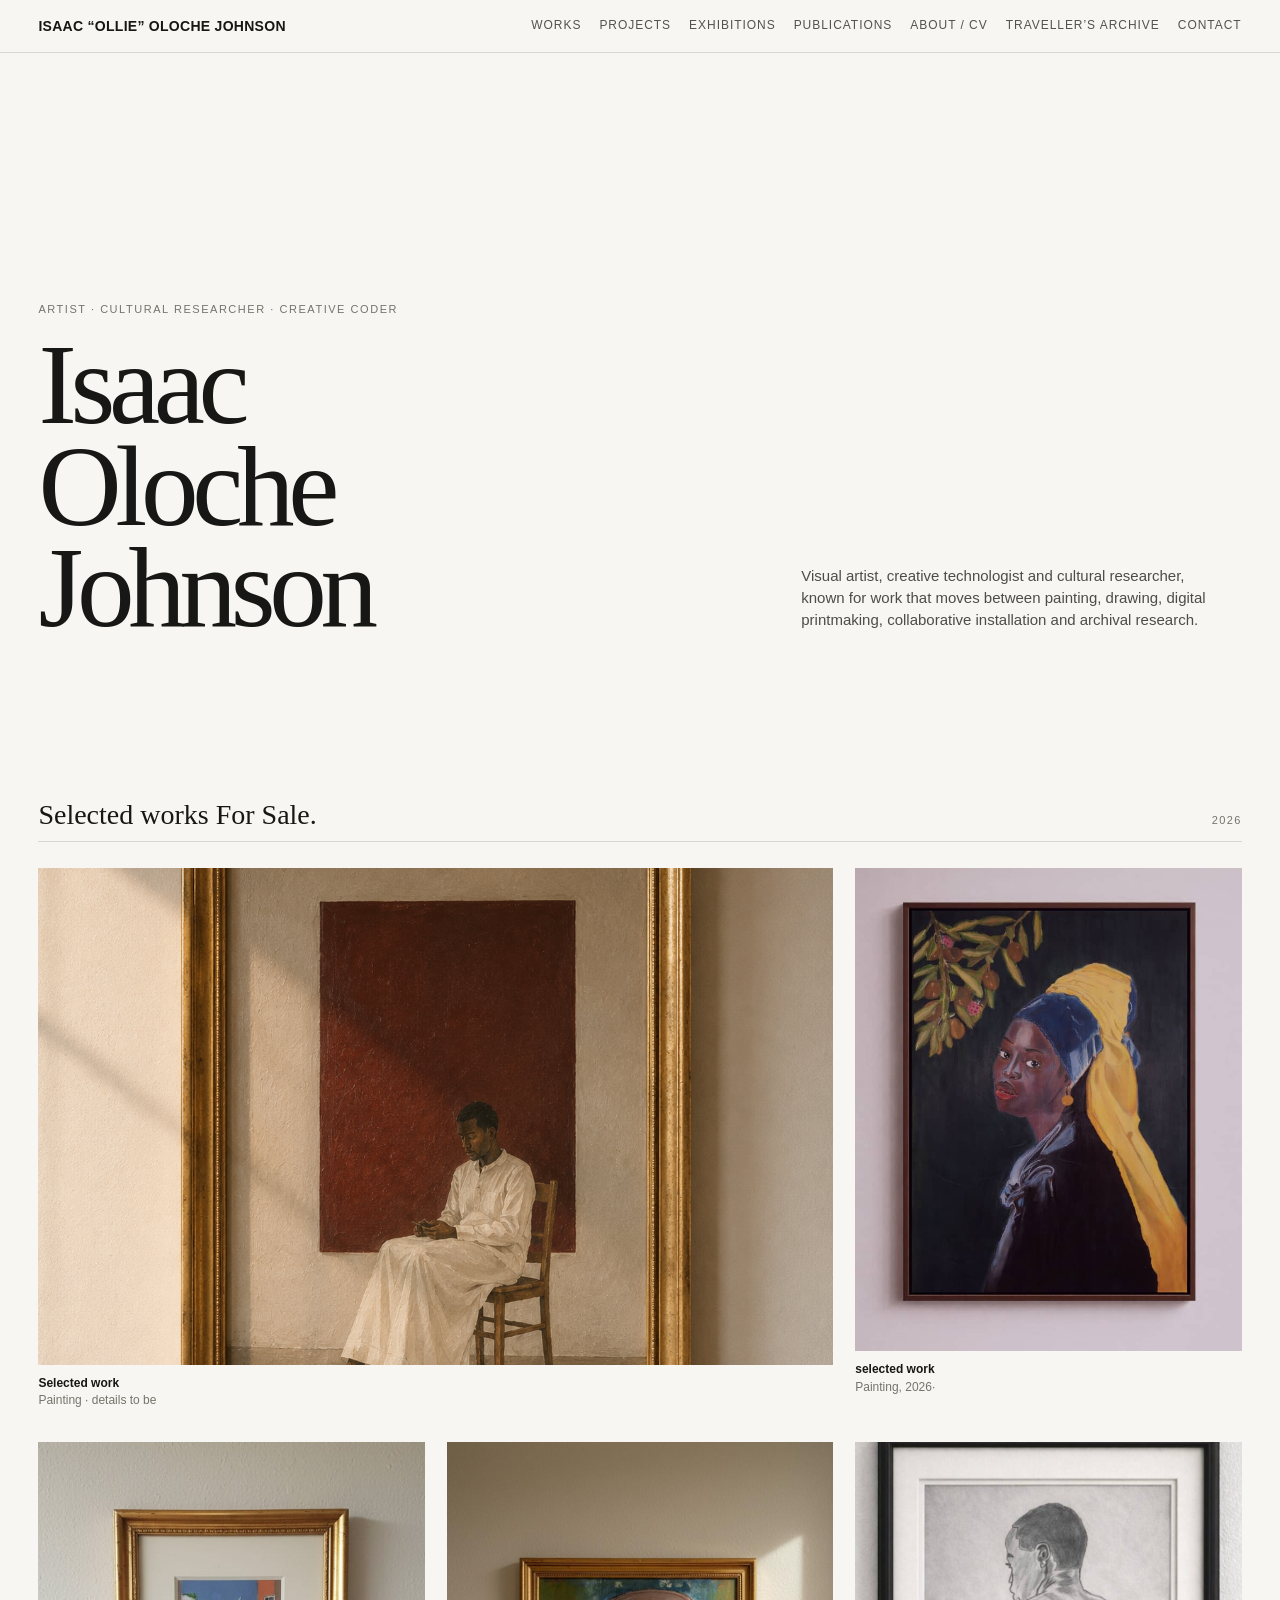
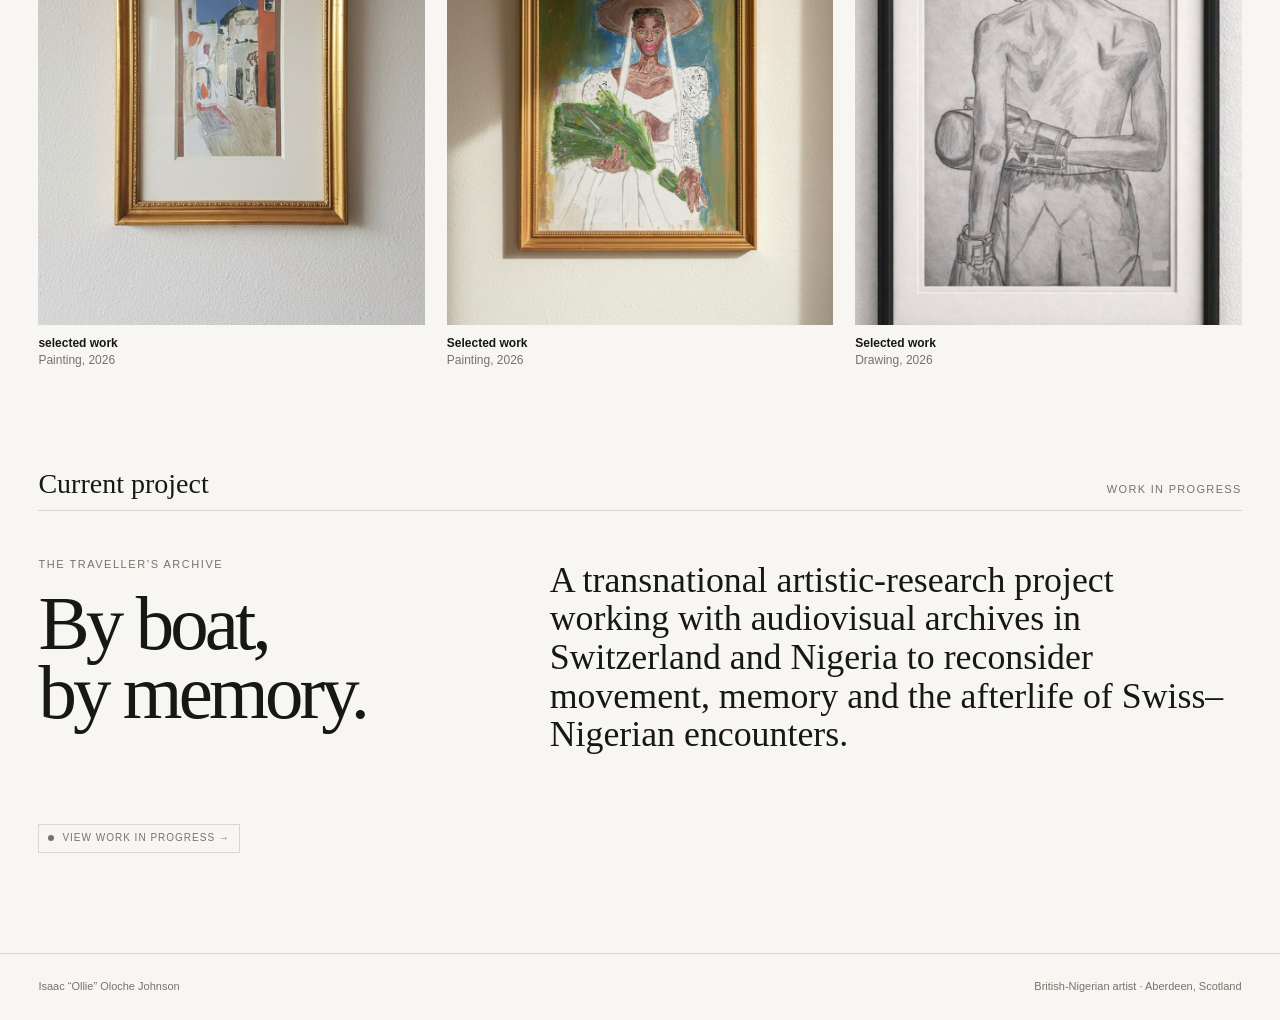
<file: index.html>
<!doctype html>
<html lang="en">

<head>
    <meta charset="utf-8">
    <meta name="viewport" content="width=device-width,initial-scale=1">
    <title>Works — Ollie</title>
    <meta name="description"
        content="Selected works and projects by British-Nigerian artist Isaac “Ollie” Oloche Johnson.">
    <link rel="stylesheet" href="assets/css/site.css">
</head>

<body>
    <header class="site-header">
        <nav class="nav">
            <a class="brand" href="index.html">ISAAC “OLLIE” OLOCHE JOHNSON</a>
            <div class="menu">
                <a href="index.html">Works</a><a href="projects.html">Projects</a><a
                    href="exhibitions.html">Exhibitions</a>
                <a href="publications.html">Publications</a><a href="about.html">About / CV</a><a
                    href="travellers-archive.html">Traveller’s Archive</a><a href="contact.html">Contact</a>
            </div>
        </nav>
    </header>
    <main>
        <section class="hero">
            <div>
                <p class="kicker">Artist · Cultural researcher · Creative coder</p>
                <h1>Isaac<br>Oloche<br>Johnson</h1>
            </div>
            <div class="hero-note">Visual artist, creative technologist and cultural researcher,
known for work that moves between painting, drawing, digital printmaking, collaborative installation and
archival research.</div>
        </section>
       
        <div class="section-head">
            <h2>Selected works For Sale.</h2><span>2026</span>
        </div>
        <section class="work-grid">
            <article class="work-card wide reveal"><a href="#" data-lightbox="assets/images/selected-5.png"><img
                        src="assets/images/selected-5.png" alt="Selected work"></a>
                <div class="meta"><strong>Selected work</strong><br><span class="sub">Painting · details to be
                    </span></div>
            </article>
            <article class="work-card  reveal"><a href="#" data-lightbox="assets/images/selected-1.jpg"><img
                        src="assets/images/selected-1.jpg" alt="Selected work"></a>
                <div class="meta"><strong>selected work</strong><br><span class="sub">Painting, 2026·
                    </span></div>
            </article>
            <article class="work-card  reveal"><a href="dreaming-new-worlds.html"
                    data-lightbox="assets/images/selected-3.jpg"><img src="assets/images/selected-3.jpg"
                        alt="Selected work"></a>
                <div class="meta"><strong>selected work</strong><br><span class="sub">Painting, 2026
                    </span></div>
            </article>
            <article class="work-card  reveal"><a href="#" data-lightbox="assets/images/selected-2.jpg"><img
                        src="assets/images/selected-2.jpg" alt="Selected work"></a>
                <div class="meta"><strong>Selected work</strong><br><span class="sub">Painting, 2026
                    </span></div>
            </article>
            <article class="work-card  reveal"><a href="#" data-lightbox="assets/images/selected-4.jpg"><img
                        src="assets/images/selected-4.jpg" alt="Selected work"></a>
                <div class="meta"><strong>Selected work</strong><br><span class="sub">Drawing, 2026
                    </span></div>
            </article>
        </section>
        <div class="section-head">
            <h2>Current project</h2><span>Work in progress</span>
        </div>
        <section class="page-hero reveal" style="border-bottom:0;padding-top:20px">
            <div>
                <p class="kicker">The Traveller’s Archive</p>
                <h2 style="font:400 clamp(42px,6vw,88px)/.9 Georgia,serif;letter-spacing:-.05em;margin:0">By boat,<br>by
                    memory.</h2>
            </div>
            <div class="lead">A transnational artistic-research project working with audiovisual archives in Switzerland
                and Nigeria to reconsider movement, memory and the afterlife of Swiss–Nigerian encounters.</div>
        </section>
        <div style="padding:20px 0 0"><a class="status" href="travellers-archive.html">View work in progress →</a></div>
    </main>
    <footer class="footer"><span>Isaac “Ollie” Oloche Johnson</span><span>British-Nigerian artist · Aberdeen,
            Scotland</span></footer>
    <div class="lightbox"><button class="close" aria-label="Close">×</button><img alt=""></div>
    <script src="assets/js/site.js"></script>
</body>

</html>
</file>
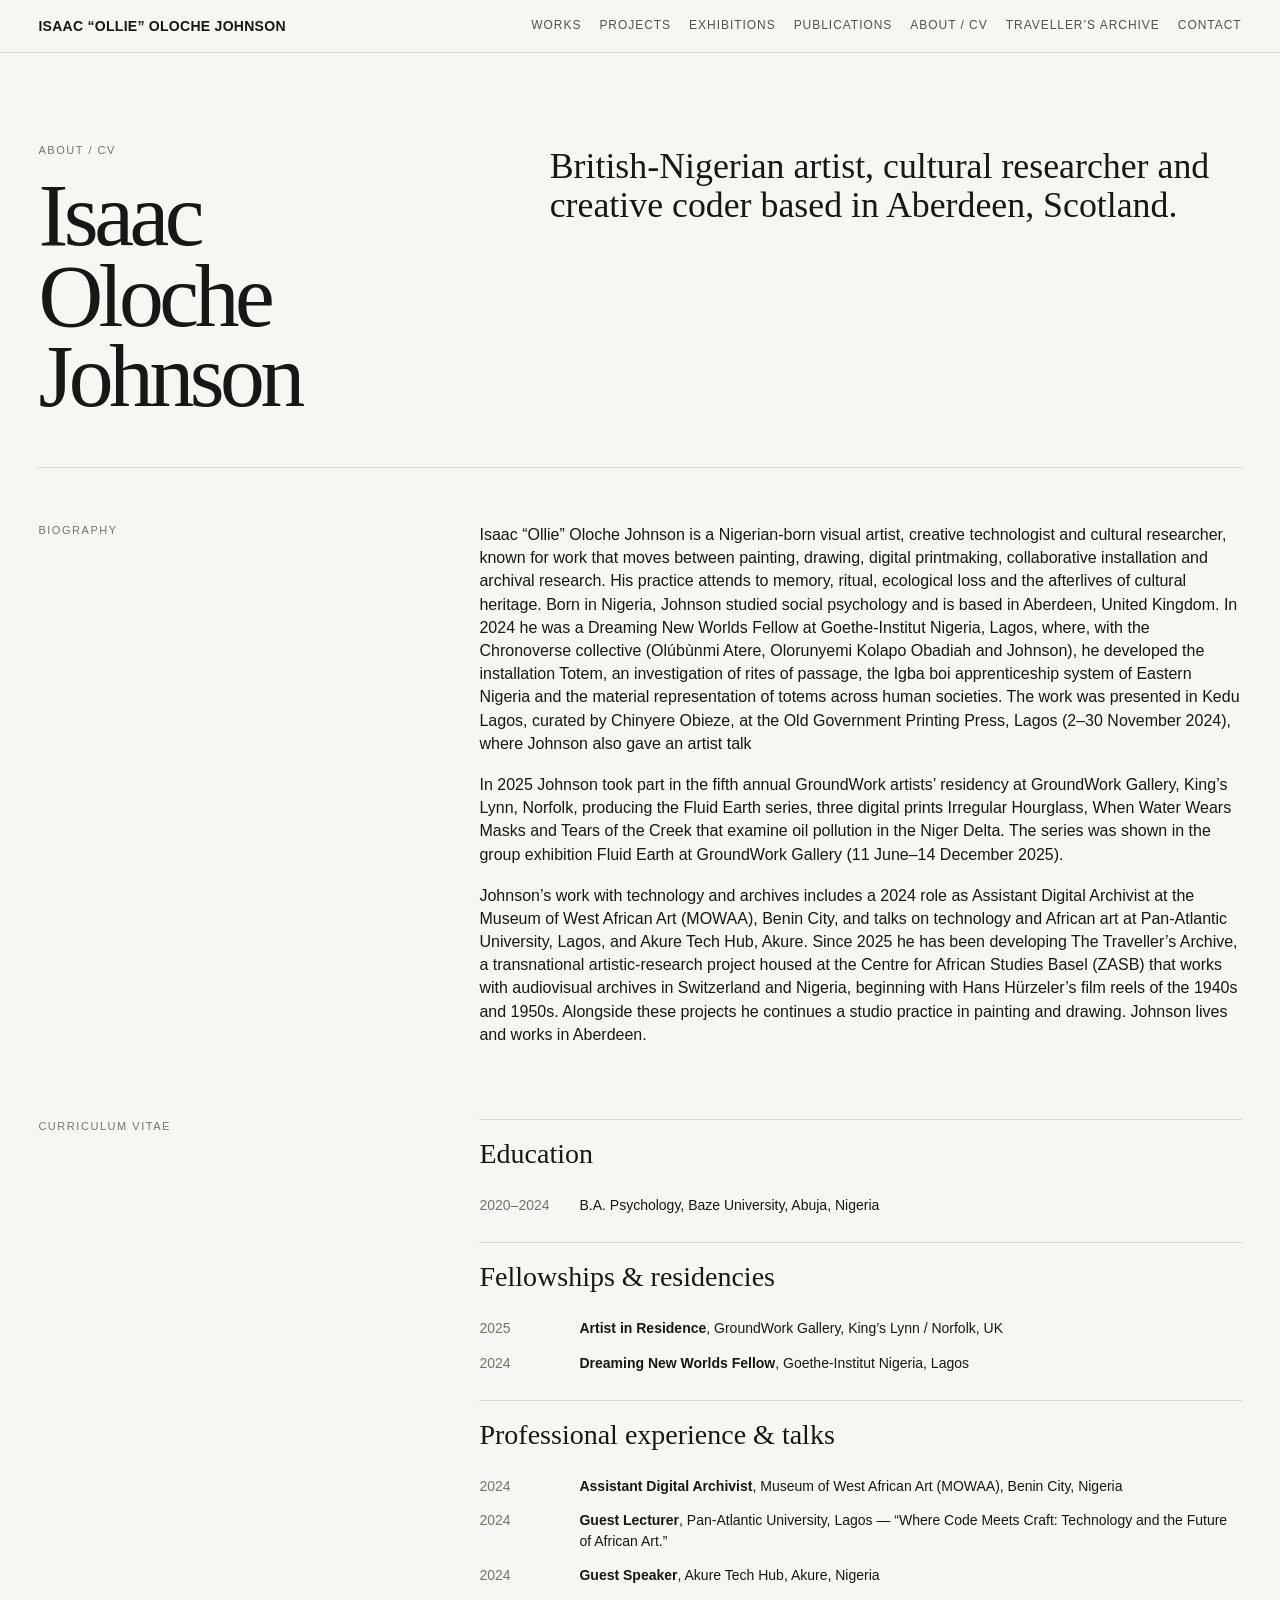
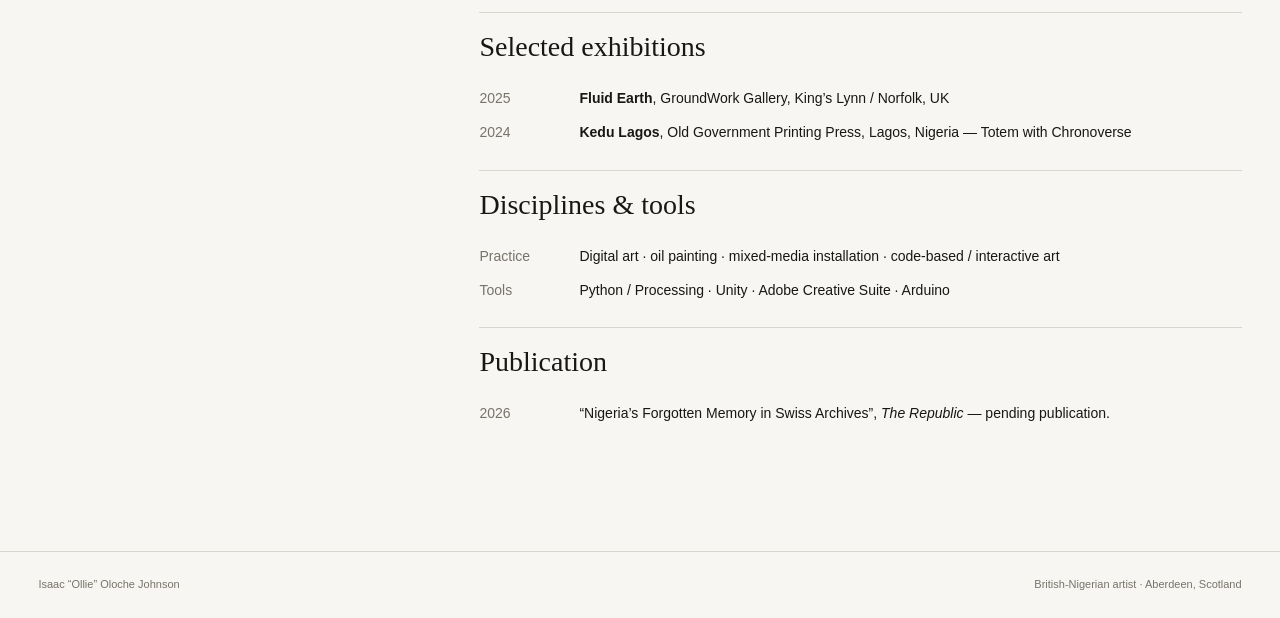
<file: about.html>
<!doctype html>
<html lang="en"><head>
<meta charset="utf-8"><meta name="viewport" content="width=device-width,initial-scale=1">
<title>About / CV — Isaac “Ollie” Oloche Johnson</title>
<meta name="description" content="Biography and curriculum vitae of Isaac “Ollie” Oloche Johnson.">
<link rel="stylesheet" href="assets/css/site.css">
</head><body>
<header class="site-header"><nav class="nav">
<a class="brand" href="index.html">ISAAC “OLLIE” OLOCHE JOHNSON</a>
<div class="menu">
<a href="index.html">Works</a><a href="projects.html">Projects</a><a href="exhibitions.html">Exhibitions</a>
<a href="publications.html">Publications</a><a href="about.html">About / CV</a><a href="travellers-archive.html">Traveller’s Archive</a><a href="contact.html">Contact</a>
</div></nav></header><main><section class="page-hero"><div><p class="kicker">About / CV</p><h1>Isaac<br>Oloche<br>Johnson</h1></div>
<p class="lead">British-Nigerian artist, cultural researcher and creative coder based in Aberdeen, Scotland.</p></section>
<section class="cv-grid"><div><p class="kicker">Biography</p></div><div class="text">
<p>Isaac “Ollie” Oloche Johnson is a Nigerian-born visual artist, creative technologist and cultural researcher,
known for work that moves between painting, drawing, digital printmaking, collaborative installation and
archival research. His practice attends to memory, ritual, ecological loss and the afterlives of cultural heritage.
Born in Nigeria, Johnson studied social psychology and is based in Aberdeen, United Kingdom. In 2024 he was a
Dreaming New Worlds Fellow at Goethe-Institut Nigeria, Lagos, where, with the Chronoverse collective
(Olúbùnmi Atere, Olorunyemi Kolapo Obadiah and Johnson), he developed the installation Totem, an
investigation of rites of passage, the Igba boi apprenticeship system of Eastern Nigeria and the material
representation of totems across human societies. The work was presented in Kedu Lagos, curated by Chinyere
Obieze, at the Old Government Printing Press, Lagos (2–30 November 2024), where Johnson also gave an artist
talk</p>
<p>In 2025 Johnson took part in the fifth annual GroundWork artists’ residency at GroundWork Gallery, King’s
Lynn, Norfolk, producing the Fluid Earth series, three digital prints Irregular Hourglass, When Water Wears
Masks and Tears of the Creek that examine oil pollution in the Niger Delta. The series was shown in the group
exhibition Fluid Earth at GroundWork Gallery (11 June–14 December 2025).</p>
<p>Johnson’s work with technology and archives includes a 2024 role as Assistant Digital Archivist at the Museum
of West African Art (MOWAA), Benin City, and talks on technology and African art at Pan-Atlantic University,
Lagos, and Akure Tech Hub, Akure. Since 2025 he has been developing The Traveller’s Archive, a transnational
artistic-research project housed at the Centre for African Studies Basel (ZASB) that works with audiovisual
archives in Switzerland and Nigeria, beginning with Hans Hürzeler’s film reels of the 1940s and 1950s.
Alongside these projects he continues a studio practice in painting and drawing.
Johnson lives and works in Aberdeen.</p>
</div></section>
<section class="cv-grid"><div><p class="kicker">Curriculum vitae</p></div><div>
<div class="cv-section"><h2>Education</h2><div class="cv-row"><div class="year">2020–2024</div><div>B.A. Psychology, Baze University, Abuja, Nigeria</div></div></div>
<div class="cv-section"><h2>Fellowships & residencies</h2>
<div class="cv-row"><div class="year">2025</div><div><strong>Artist in Residence</strong>, GroundWork Gallery, King’s Lynn / Norfolk, UK</div></div>
<div class="cv-row"><div class="year">2024</div><div><strong>Dreaming New Worlds Fellow</strong>, Goethe-Institut Nigeria, Lagos</div></div></div>
<div class="cv-section"><h2>Professional experience & talks</h2>
<div class="cv-row"><div class="year">2024</div><div><strong>Assistant Digital Archivist</strong>, Museum of West African Art (MOWAA), Benin City, Nigeria</div></div>
<div class="cv-row"><div class="year">2024</div><div><strong>Guest Lecturer</strong>, Pan-Atlantic University, Lagos — “Where Code Meets Craft: Technology and the Future of African Art.”</div></div>
<div class="cv-row"><div class="year">2024</div><div><strong>Guest Speaker</strong>, Akure Tech Hub, Akure, Nigeria</div></div></div>
<div class="cv-section"><h2>Selected exhibitions</h2>
<div class="cv-row"><div class="year">2025</div><div><strong>Fluid Earth</strong>, GroundWork Gallery, King’s Lynn / Norfolk, UK</div></div>
<div class="cv-row"><div class="year">2024</div><div><strong>Kedu Lagos</strong>, Old Government Printing Press, Lagos, Nigeria — Totem with Chronoverse</div></div></div>
<div class="cv-section"><h2>Disciplines & tools</h2><div class="cv-row"><div class="year">Practice</div><div>Digital art · oil painting · mixed-media installation · code-based / interactive art</div></div><div class="cv-row"><div class="year">Tools</div><div>Python / Processing · Unity · Adobe Creative Suite · Arduino</div></div></div>
<div class="cv-section"><h2>Publication</h2><div class="cv-row"><div class="year">2026</div><div>“Nigeria’s Forgotten Memory in Swiss Archives”, <em>The Republic</em> — pending publication.</div></div></div>
</div></section></main><footer class="footer"><span>Isaac “Ollie” Oloche Johnson</span><span>British-Nigerian artist · Aberdeen, Scotland</span></footer>
<div class="lightbox"><button class="close" aria-label="Close">×</button><img alt=""></div>
<script src="assets/js/site.js"></script></body></html>
</file>
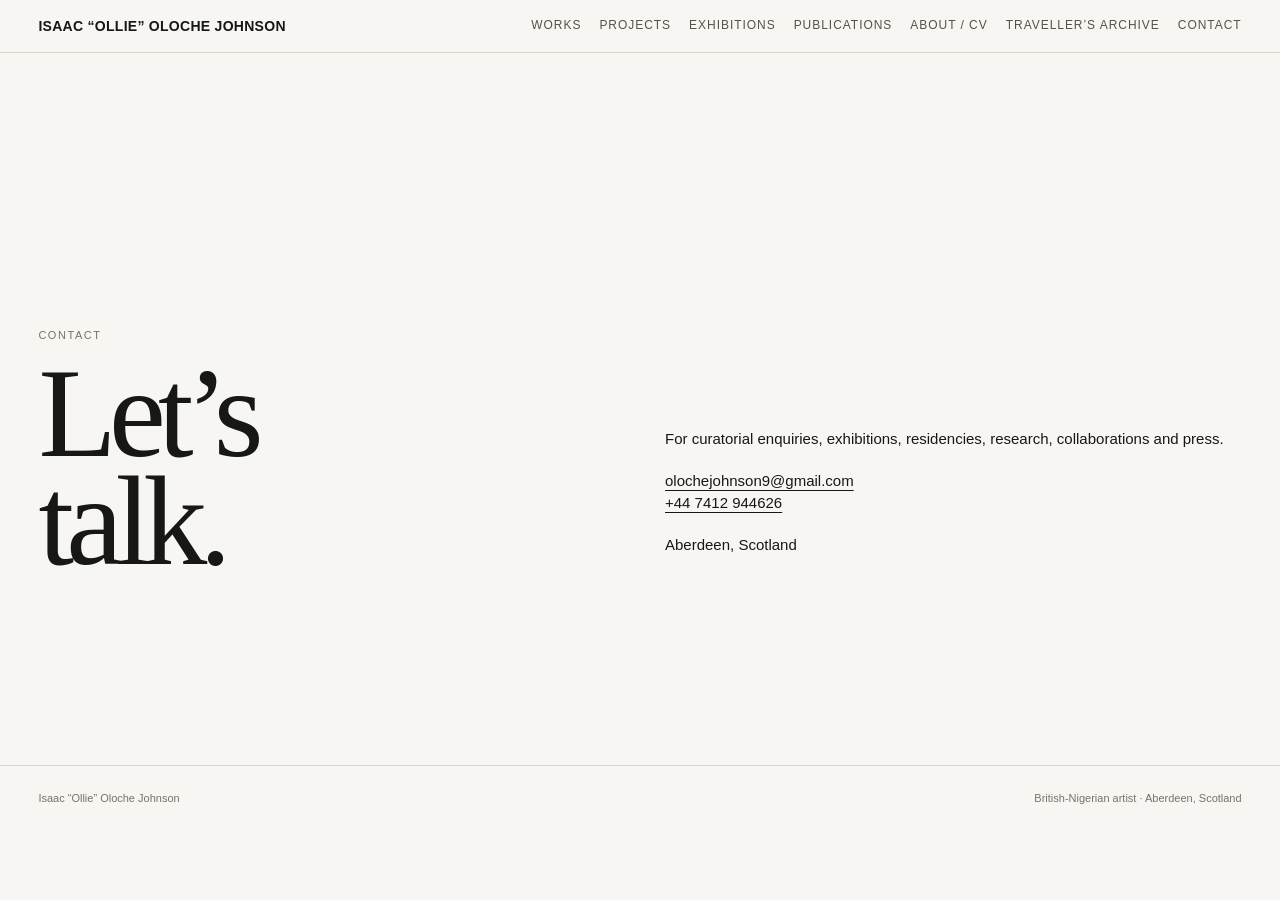
<file: contact.html>
<!doctype html>
<html lang="en">

<head>
    <meta charset="utf-8">
    <meta name="viewport" content="width=device-width,initial-scale=1">
    <title>Contact — Isaac “Ollie” Oloche Johnson</title>
    <meta name="description" content="Professional contact for Isaac “Ollie” Oloche Johnson.">
    <link rel="stylesheet" href="assets/css/site.css">
</head>

<body>
    <header class="site-header">
        <nav class="nav">
            <a class="brand" href="index.html">ISAAC “OLLIE” OLOCHE JOHNSON</a>
            <div class="menu">
                <a href="index.html">Works</a><a href="projects.html">Projects</a><a
                    href="exhibitions.html">Exhibitions</a>
                <a href="publications.html">Publications</a><a href="about.html">About / CV</a><a
                    href="travellers-archive.html">Traveller’s Archive</a><a href="contact.html">Contact</a>
            </div>
        </nav>
    </header>
    <main>
        <section class="contact">
            <div>
                <p class="kicker">Contact</p>
                <h1>Let’s<br>talk.</h1>
            </div>
            <div class="contact-info">
                <p>For curatorial enquiries, exhibitions, residencies, research, collaborations and press.</p>
                <p><a href="mailto:olochejohnson9@gmail.com">olochejohnson9@gmail.com</a><br><a
                        href="tel:+447412944626">+44 7412 944626</a></p>
                <p>Aberdeen, Scotland</p>

            </div>
        </section>
    </main>
    <footer class="footer"><span>Isaac “Ollie” Oloche Johnson</span><span>British-Nigerian artist · Aberdeen,
            Scotland</span></footer>
    <div class="lightbox"><button class="close" aria-label="Close">×</button><img alt=""></div>
    <script src="assets/js/site.js"></script>
</body>

</html>
</file>
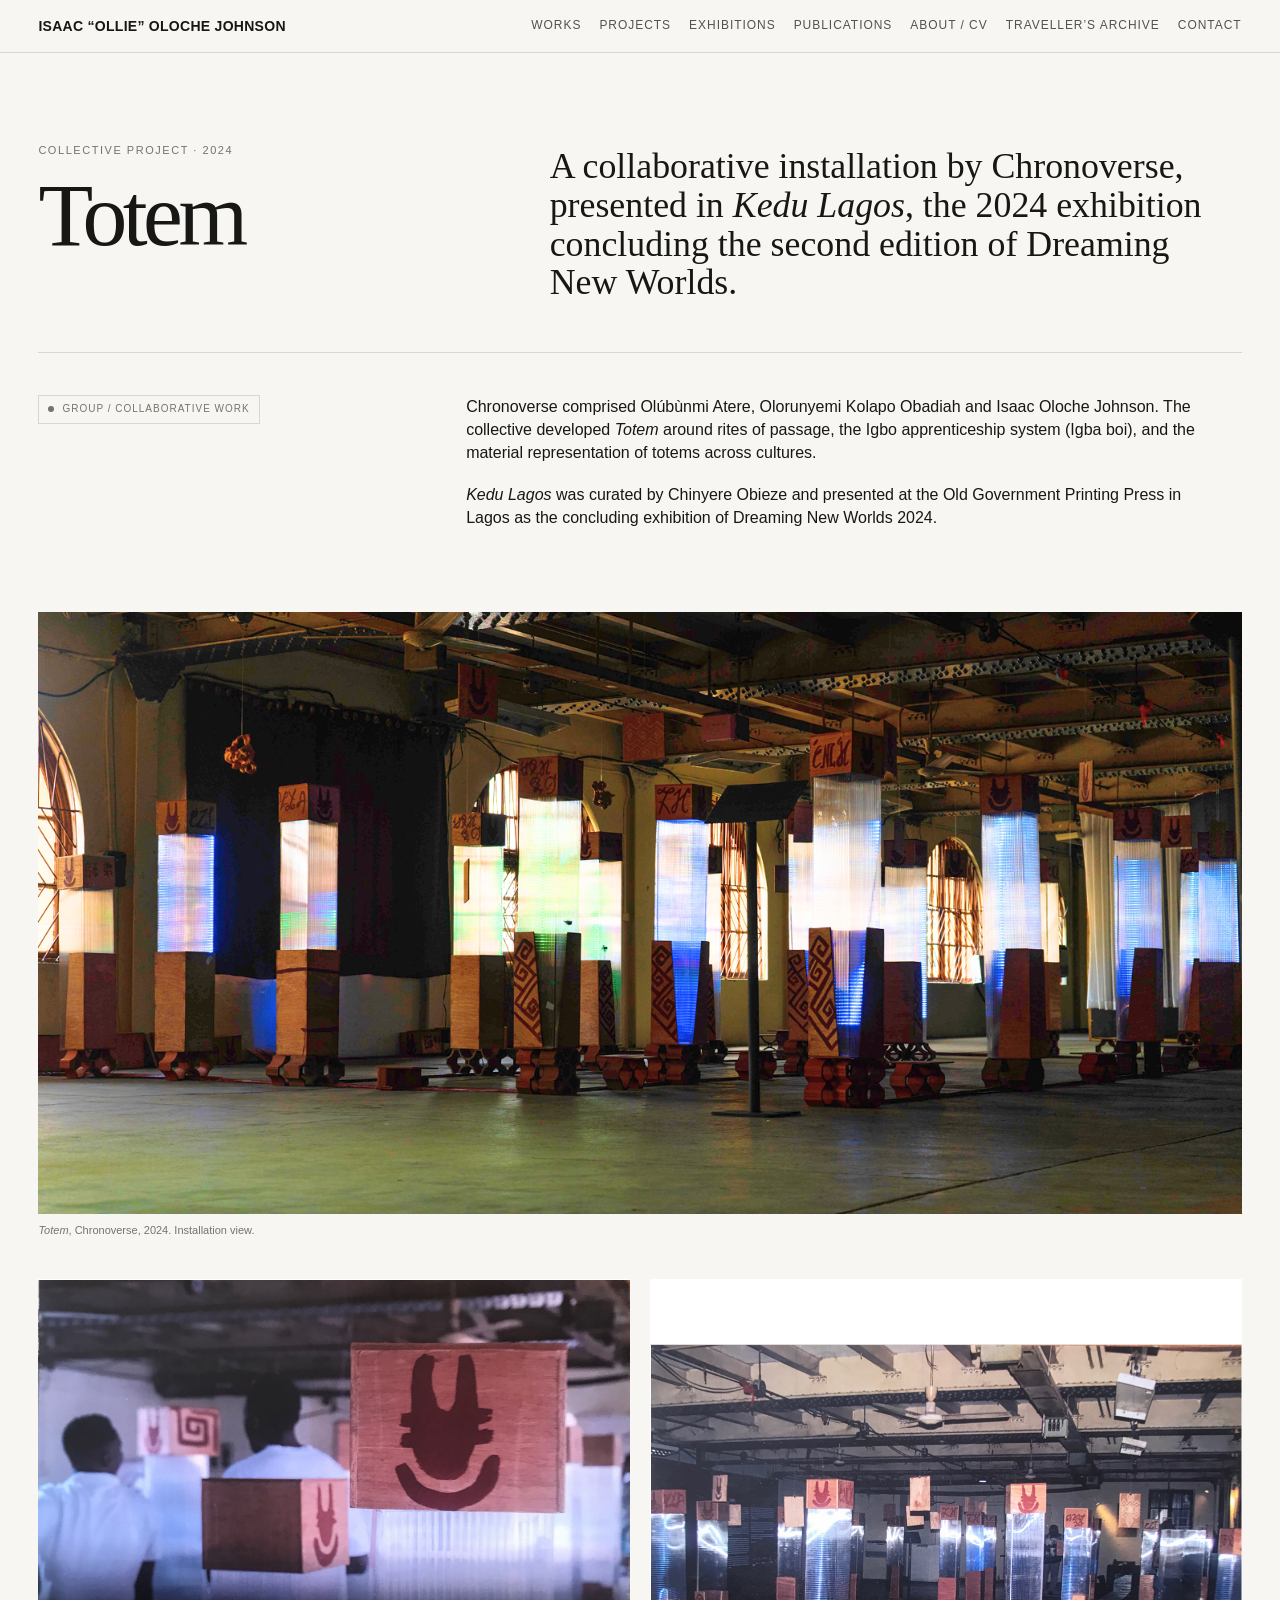
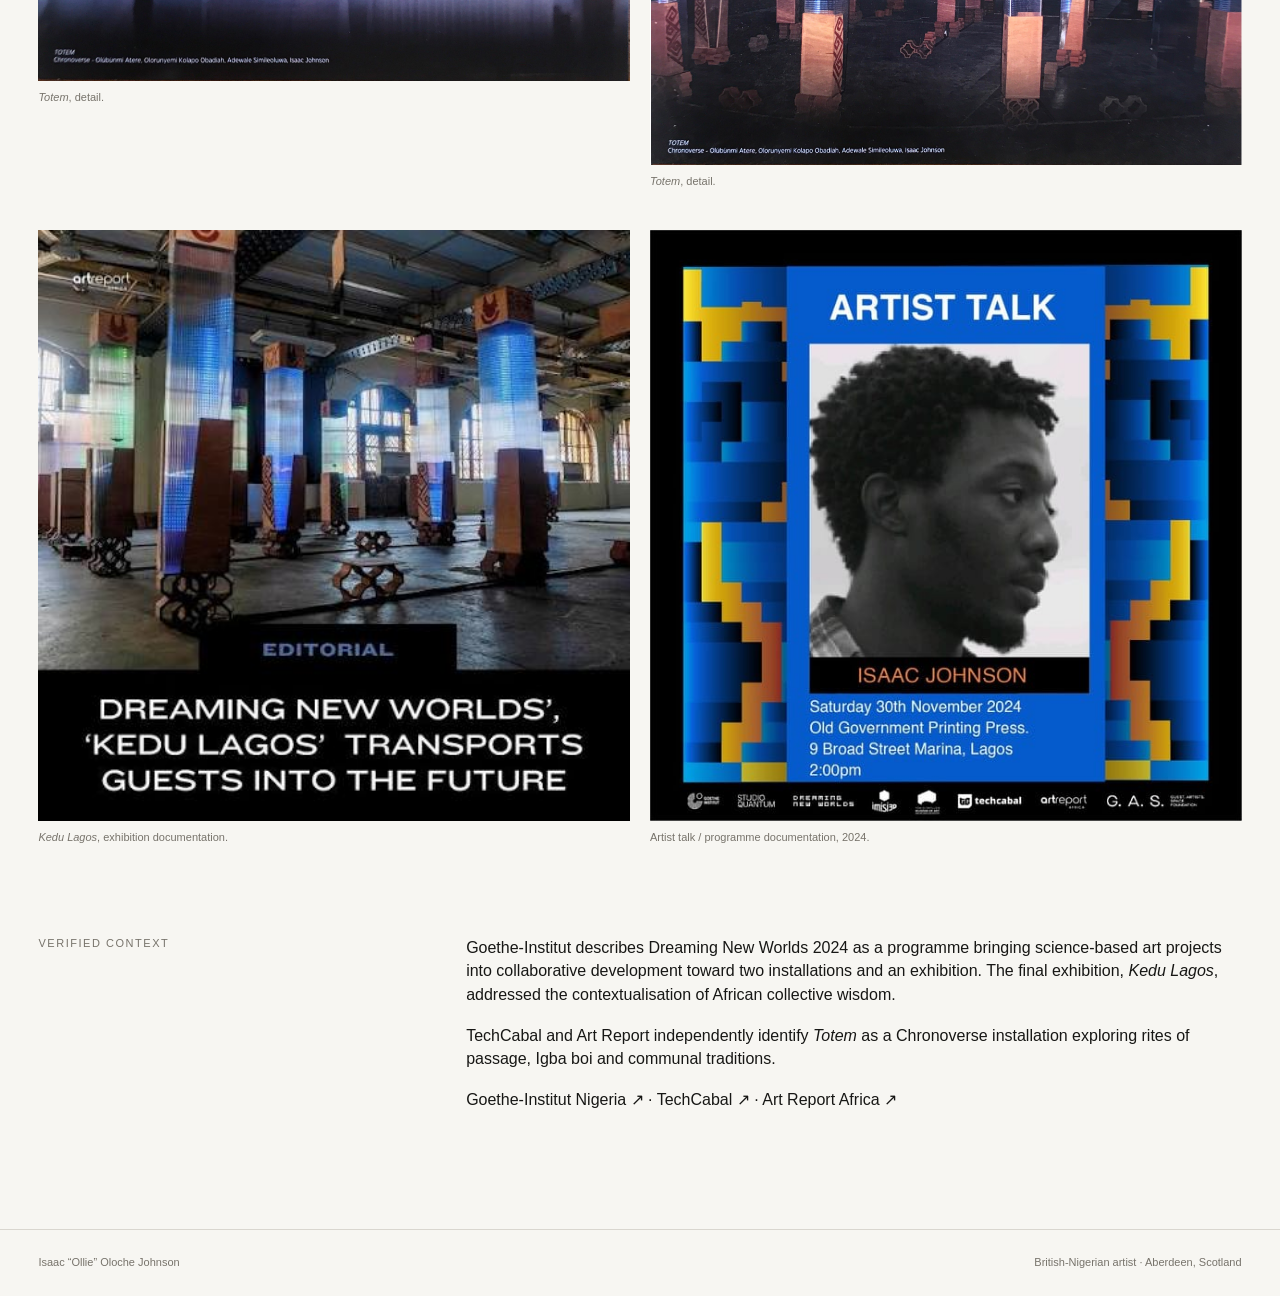
<file: dreaming-new-worlds.html>
<!doctype html>
<html lang="en"><head>
<meta charset="utf-8"><meta name="viewport" content="width=device-width,initial-scale=1">
<title>Dreaming New Worlds / Totem — Isaac “Ollie” Oloche Johnson</title>
<meta name="description" content="Totem by the Chronoverse collective, presented in Kedu Lagos as part of Dreaming New Worlds 2024.">
<link rel="stylesheet" href="assets/css/site.css">
</head><body>
<header class="site-header"><nav class="nav">
<a class="brand" href="index.html">ISAAC “OLLIE” OLOCHE JOHNSON</a>
<div class="menu">
<a href="index.html">Works</a><a href="projects.html">Projects</a><a href="exhibitions.html">Exhibitions</a>
<a href="publications.html">Publications</a><a href="about.html">About / CV</a><a href="travellers-archive.html">Traveller’s Archive</a><a href="contact.html">Contact</a>
</div></nav></header><main><section class="page-hero"><div><p class="kicker">Collective project · 2024</p><h1>Totem</h1></div>
<p class="lead">A collaborative installation by Chronoverse, presented in <em>Kedu Lagos</em>, the 2024 exhibition concluding the second edition of Dreaming New Worlds.</p></section>
<section class="project-intro"><div><span class="status">Group / collaborative work</span></div><div class="text">
<p>Chronoverse comprised Olúbùnmi Atere, Olorunyemi Kolapo Obadiah and Isaac Oloche Johnson. The collective developed <em>Totem</em> around rites of passage, the Igbo apprenticeship system (Igba boi), and the material representation of totems across cultures.</p>
<p><em>Kedu Lagos</em> was curated by Chinyere Obieze and presented at the Old Government Printing Press in Lagos as the concluding exhibition of Dreaming New Worlds 2024.</p></div></section>
<div class="project-gallery">
<figure class="large reveal"><img src="assets/images/totem-1.jpg" alt="Totem installation"><figcaption><em>Totem</em>, Chronoverse, 2024. Installation view.</figcaption></figure>
<figure class="reveal"><img src="assets/images/totem-2.jpg" alt="Totem installation detail"><figcaption><em>Totem</em>, detail.</figcaption></figure>
<figure class="reveal"><img src="assets/images/totem-3.jpg" alt="Totem installation detail"><figcaption><em>Totem</em>, detail.</figcaption></figure>
<figure class="reveal"><img src="assets/images/totem-intro.jpg" alt="Kedu Lagos documentation"><figcaption><em>Kedu Lagos</em>, exhibition documentation.</figcaption></figure>
<figure class="reveal"><img src="assets/images/artist-talk.jpg" alt="Artist talk documentation"><figcaption>Artist talk / programme documentation, 2024.</figcaption></figure>
</div>
<section class="two-col"><div><p class="kicker">Verified context</p></div><div class="text">
<p>Goethe-Institut describes Dreaming New Worlds 2024 as a programme bringing science-based art projects into collaborative development toward two installations and an exhibition. The final exhibition, <em>Kedu Lagos</em>, addressed the contextualisation of African collective wisdom.</p>
<p>TechCabal and Art Report independently identify <em>Totem</em> as a Chronoverse installation exploring rites of passage, Igba boi and communal traditions.</p>
<p><a href="https://www.goethe.de/ins/ng/en/kul/sup/co9/dnw.html" target="_blank" rel="noopener">Goethe-Institut Nigeria ↗</a> · <a href="https://techcabal.com/2024/10/25/dream-new-worlds-2024/" target="_blank" rel="noopener">TechCabal ↗</a> · <a href="https://www.artreport.africa/post/art-meets-tech-at-dreaming-new-worlds-2024" target="_blank" rel="noopener">Art Report Africa ↗</a></p>
</div></section></main><footer class="footer"><span>Isaac “Ollie” Oloche Johnson</span><span>British-Nigerian artist · Aberdeen, Scotland</span></footer>
<div class="lightbox"><button class="close" aria-label="Close">×</button><img alt=""></div>
<script src="assets/js/site.js"></script></body></html>
</file>
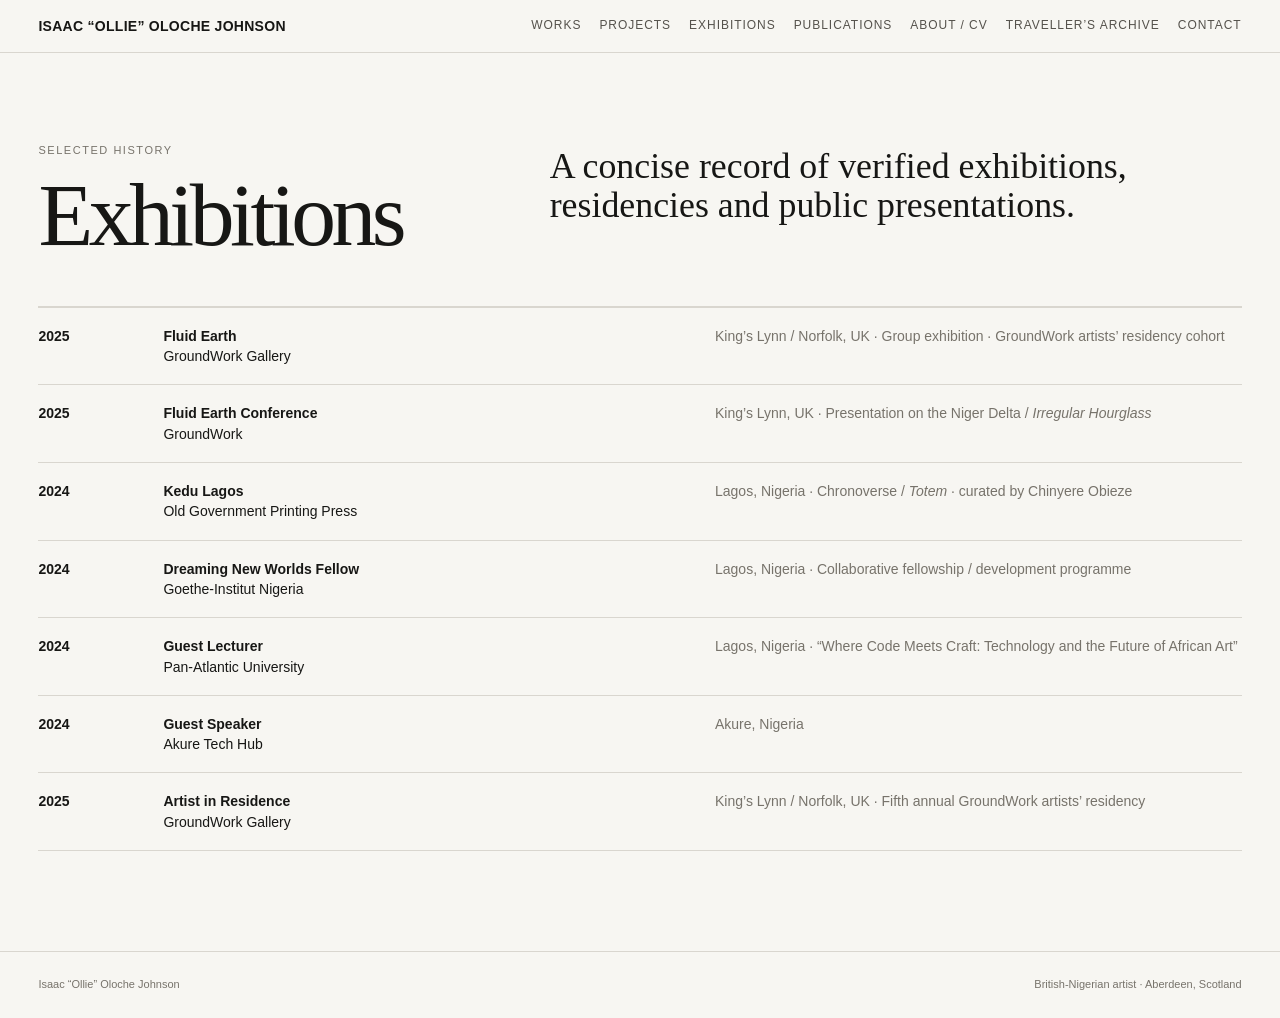
<file: exhibitions.html>
<!doctype html>
<html lang="en"><head>
<meta charset="utf-8"><meta name="viewport" content="width=device-width,initial-scale=1">
<title>Exhibitions — Isaac “Ollie” Oloche Johnson</title>
<meta name="description" content="Selected exhibition and presentation history of Isaac “Ollie” Oloche Johnson.">
<link rel="stylesheet" href="assets/css/site.css">
</head><body>
<header class="site-header"><nav class="nav">
<a class="brand" href="index.html">ISAAC “OLLIE” OLOCHE JOHNSON</a>
<div class="menu">
<a href="index.html">Works</a><a href="projects.html">Projects</a><a href="exhibitions.html">Exhibitions</a>
<a href="publications.html">Publications</a><a href="about.html">About / CV</a><a href="travellers-archive.html">Traveller’s Archive</a><a href="contact.html">Contact</a>
</div></nav></header><main><section class="page-hero"><div><p class="kicker">Selected history</p><h1>Exhibitions</h1></div><p class="lead">A concise record of verified exhibitions, residencies and public presentations.</p></section>
<section class="timeline">
<div class="timeline-item"><div class="year">2025</div><div><strong>Fluid Earth</strong><br>GroundWork Gallery</div><div class="place">King’s Lynn / Norfolk, UK · Group exhibition · GroundWork artists’ residency cohort</div></div>
<div class="timeline-item"><div class="year">2025</div><div><strong>Fluid Earth Conference</strong><br>GroundWork</div><div class="place">King’s Lynn, UK · Presentation on the Niger Delta / <em>Irregular Hourglass</em></div></div>
<div class="timeline-item"><div class="year">2024</div><div><strong>Kedu Lagos</strong><br>Old Government Printing Press</div><div class="place">Lagos, Nigeria · Chronoverse / <em>Totem</em> · curated by Chinyere Obieze</div></div>
<div class="timeline-item"><div class="year">2024</div><div><strong>Dreaming New Worlds Fellow</strong><br>Goethe-Institut Nigeria</div><div class="place">Lagos, Nigeria · Collaborative fellowship / development programme</div></div>
<div class="timeline-item"><div class="year">2024</div><div><strong>Guest Lecturer</strong><br>Pan-Atlantic University</div><div class="place">Lagos, Nigeria · “Where Code Meets Craft: Technology and the Future of African Art”</div></div>
<div class="timeline-item"><div class="year">2024</div><div><strong>Guest Speaker</strong><br>Akure Tech Hub</div><div class="place">Akure, Nigeria</div></div>
<div class="timeline-item"><div class="year">2025</div><div><strong>Artist in Residence</strong><br>GroundWork Gallery</div><div class="place">King’s Lynn / Norfolk, UK · Fifth annual GroundWork artists’ residency</div></div>
</section></main><footer class="footer"><span>Isaac “Ollie” Oloche Johnson</span><span>British-Nigerian artist · Aberdeen, Scotland</span></footer>
<div class="lightbox"><button class="close" aria-label="Close">×</button><img alt=""></div>
<script src="assets/js/site.js"></script></body></html>
</file>
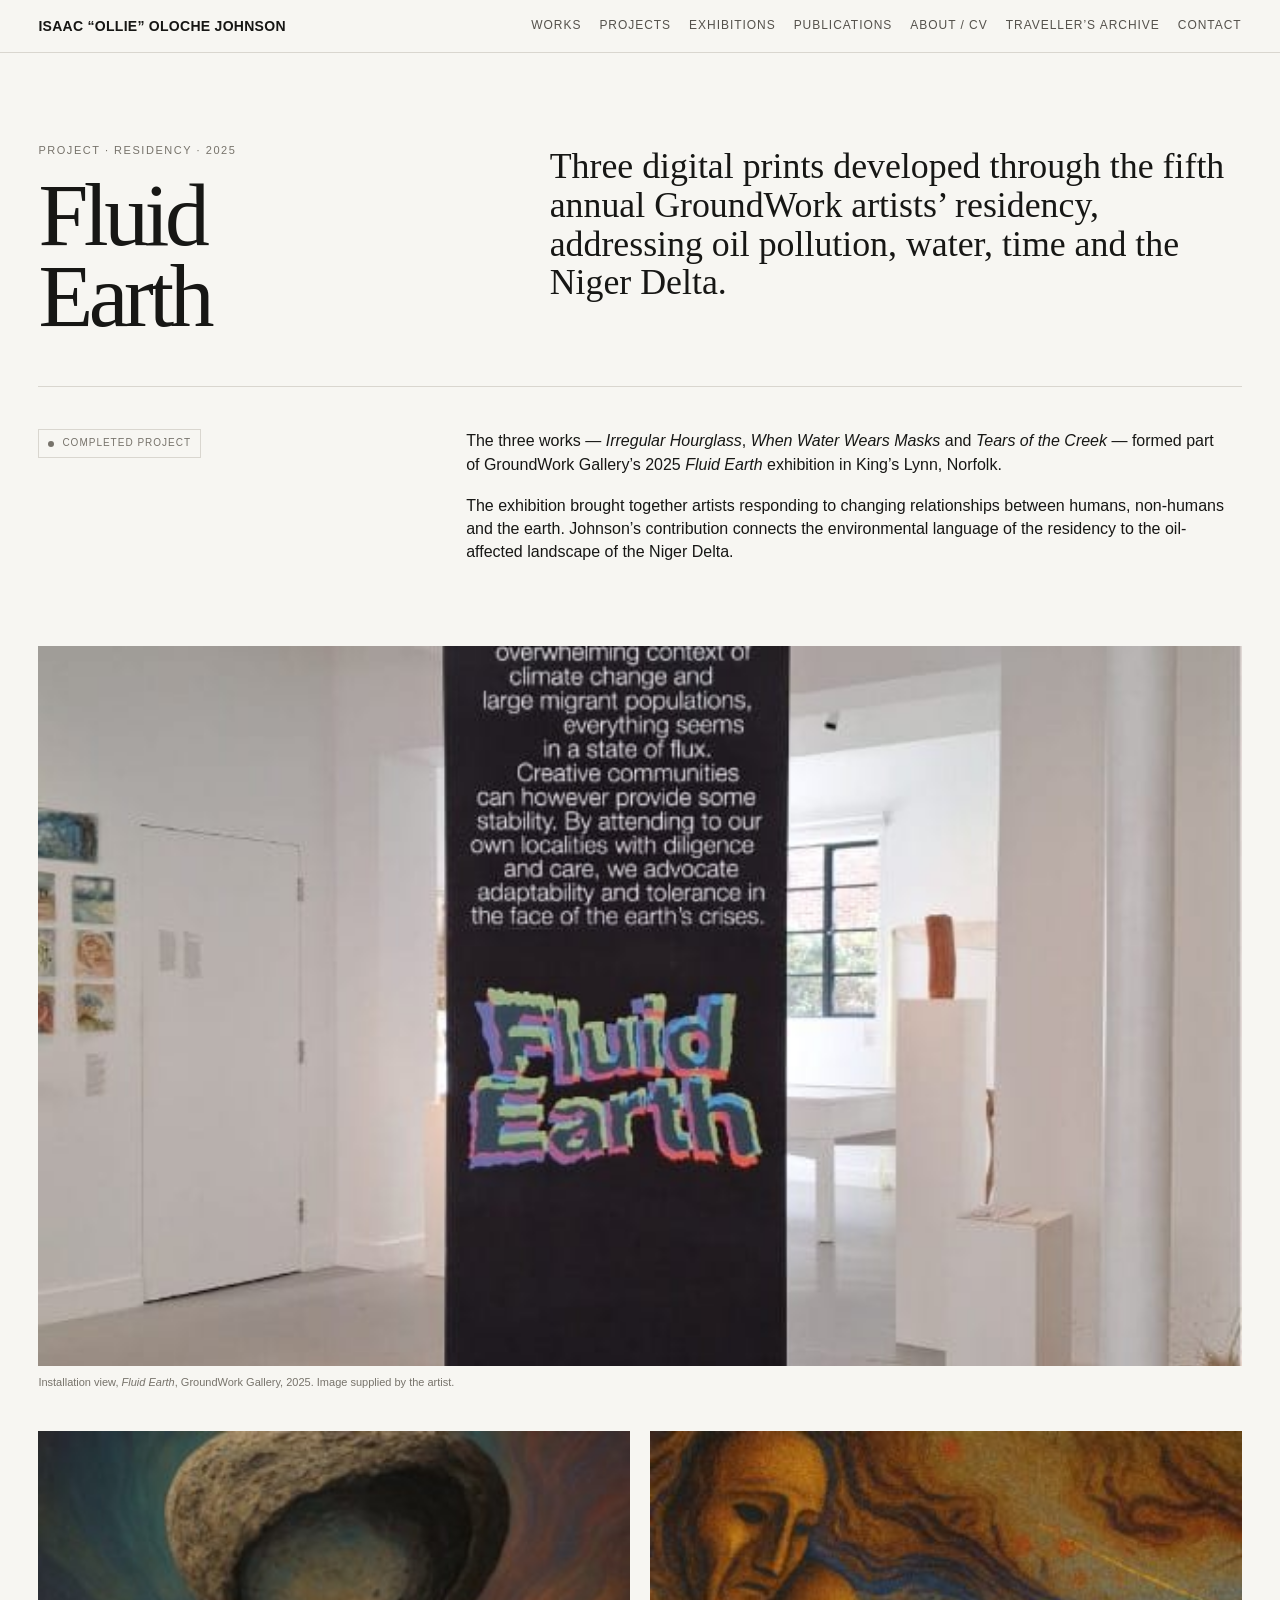
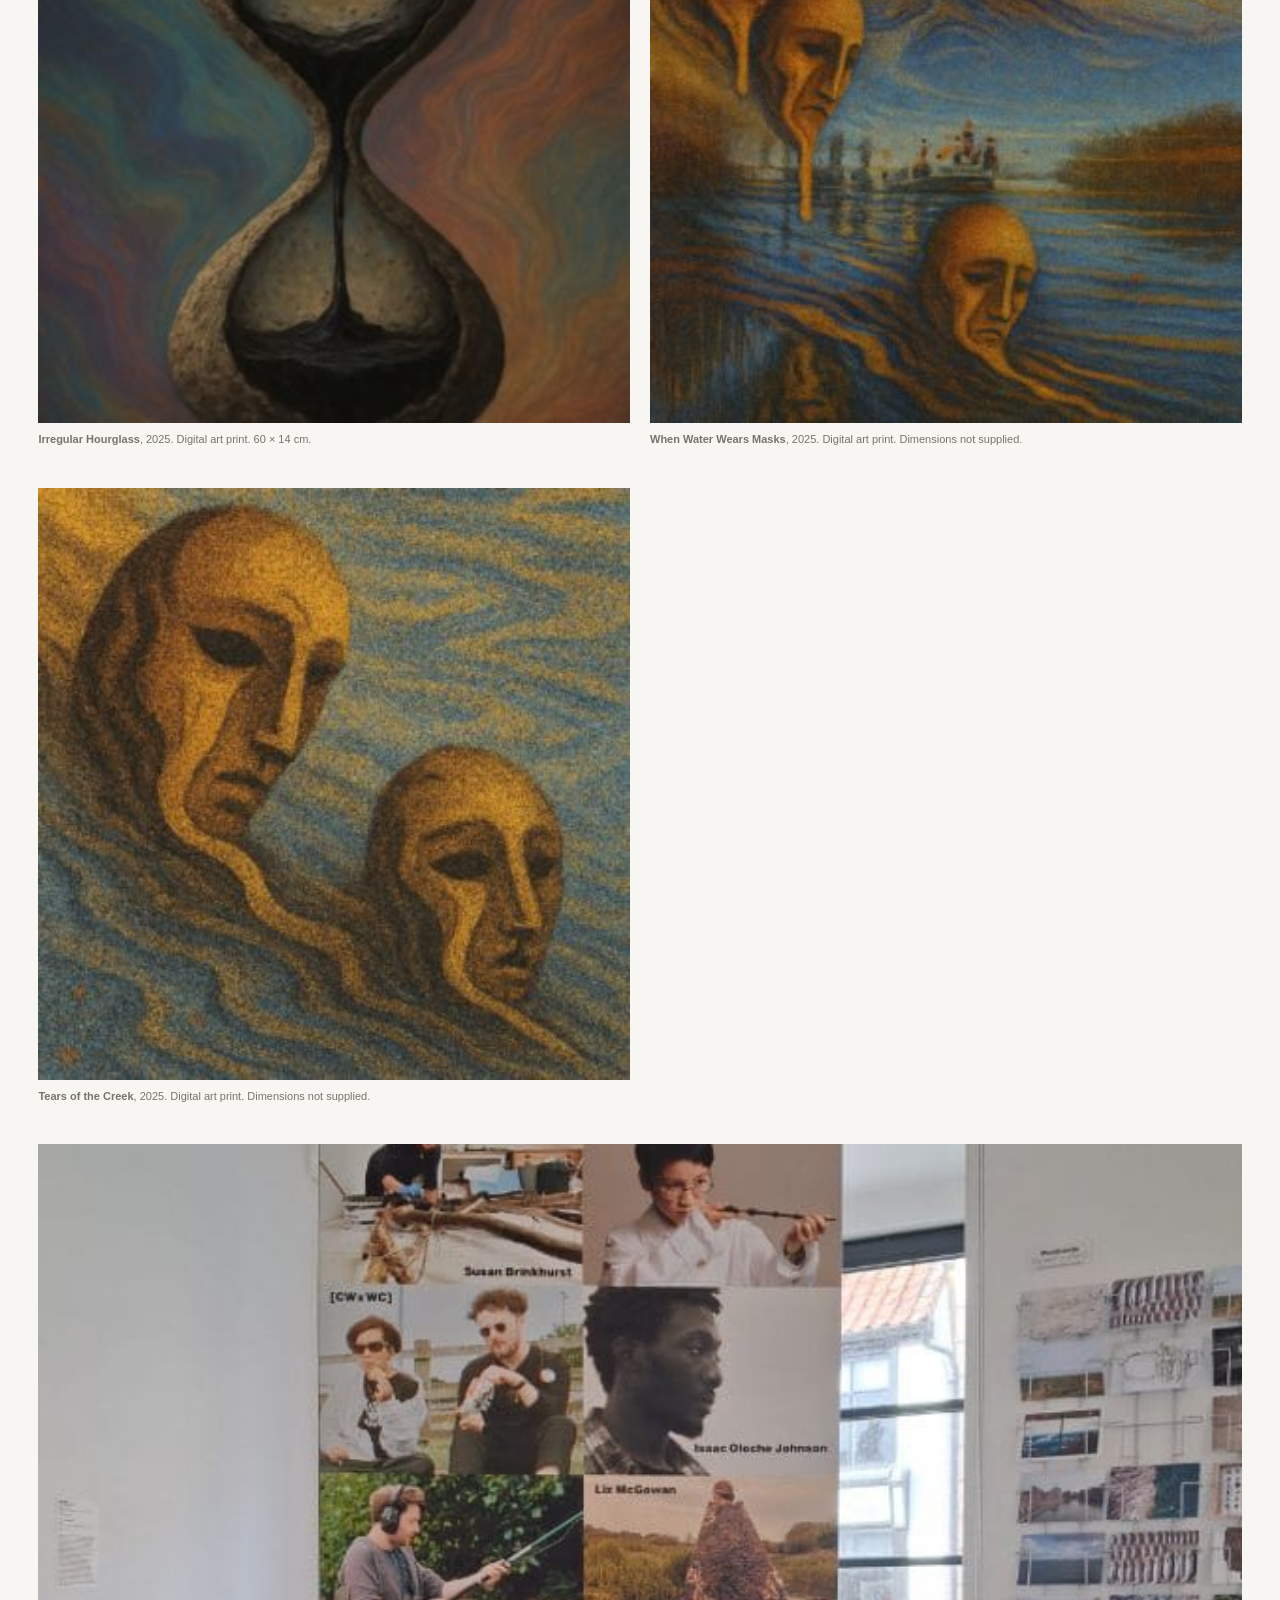
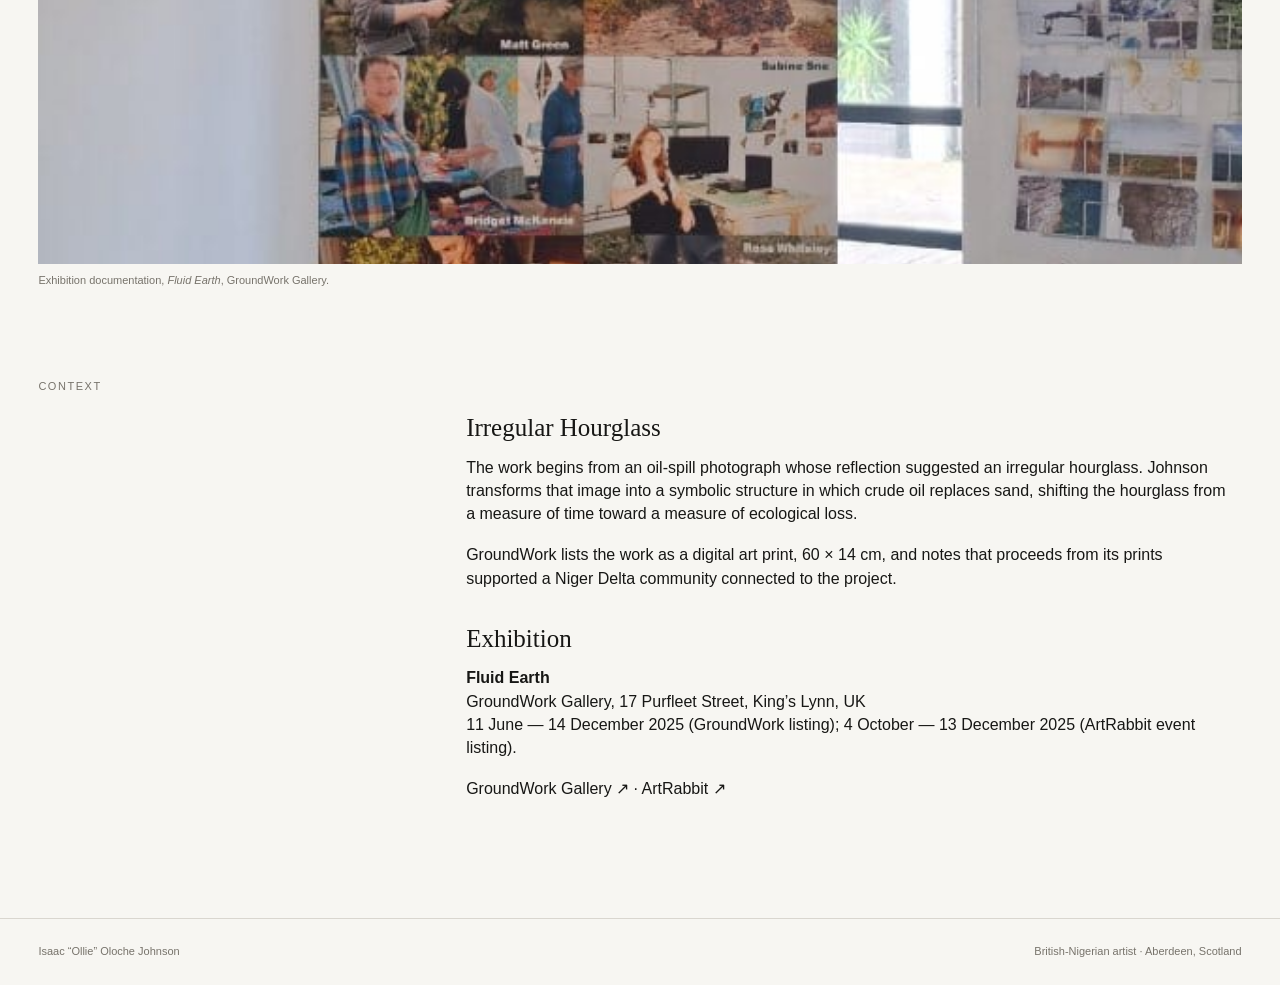
<file: fluid-earth.html>
<!doctype html>
<html lang="en"><head>
<meta charset="utf-8"><meta name="viewport" content="width=device-width,initial-scale=1">
<title>Fluid Earth — Isaac “Ollie” Oloche Johnson</title>
<meta name="description" content="Fluid Earth — 2025 works by Isaac “Ollie” Oloche Johnson, developed through the GroundWork Gallery residency in Norfolk.">
<link rel="stylesheet" href="assets/css/site.css">
</head><body>
<header class="site-header"><nav class="nav">
<a class="brand" href="index.html">ISAAC “OLLIE” OLOCHE JOHNSON</a>
<div class="menu">
<a href="index.html">Works</a><a href="projects.html">Projects</a><a href="exhibitions.html">Exhibitions</a>
<a href="publications.html">Publications</a><a href="about.html">About / CV</a><a href="travellers-archive.html">Traveller’s Archive</a><a href="contact.html">Contact</a>
</div></nav></header><main><section class="page-hero"><div><p class="kicker">Project · Residency · 2025</p><h1>Fluid<br>Earth</h1></div>
<p class="lead">Three digital prints developed through the fifth annual GroundWork artists’ residency, addressing oil pollution, water, time and the Niger Delta.</p></section>
<section class="project-intro"><div><span class="status">Completed project</span></div>
<div class="text"><p>The three works — <em>Irregular Hourglass</em>, <em>When Water Wears Masks</em> and <em>Tears of the Creek</em> — formed part of GroundWork Gallery’s 2025 <em>Fluid Earth</em> exhibition in King’s Lynn, Norfolk.</p>
<p>The exhibition brought together artists responding to changing relationships between humans, non-humans and the earth. Johnson’s contribution connects the environmental language of the residency to the oil-affected landscape of the Niger Delta.</p></div></section>
<div class="project-gallery">
<figure class="large reveal"><img src="assets/images/fluid-earth-installation-1.jpg" alt="Fluid Earth installation view"><figcaption>Installation view, <em>Fluid Earth</em>, GroundWork Gallery, 2025. Image supplied by the artist.</figcaption></figure>
<figure class="reveal"><img src="assets/images/irregular-hourglass.jpg" alt="Irregular Hourglass"><figcaption><strong>Irregular Hourglass</strong>, 2025. Digital art print. 60 × 14 cm.</figcaption></figure>
<figure class="reveal"><img src="assets/images/when-water-wears-masks.jpg" alt="When Water Wears Masks"><figcaption><strong>When Water Wears Masks</strong>, 2025. Digital art print. Dimensions not supplied.</figcaption></figure>
<figure class="reveal"><img src="assets/images/tears-of-the-creek.jpg" alt="Tears of the Creek"><figcaption><strong>Tears of the Creek</strong>, 2025. Digital art print. Dimensions not supplied.</figcaption></figure>
<figure class="large reveal"><img src="assets/images/fluid-earth-installation-2.jpg" alt="Fluid Earth installation documentation"><figcaption>Exhibition documentation, <em>Fluid Earth</em>, GroundWork Gallery.</figcaption></figure>
</div>
<section class="two-col"><div><p class="kicker">Context</p></div><div class="text">
<h3>Irregular Hourglass</h3><p>The work begins from an oil-spill photograph whose reflection suggested an irregular hourglass. Johnson transforms that image into a symbolic structure in which crude oil replaces sand, shifting the hourglass from a measure of time toward a measure of ecological loss.</p>
<p>GroundWork lists the work as a digital art print, 60 × 14 cm, and notes that proceeds from its prints supported a Niger Delta community connected to the project.</p>
<h3>Exhibition</h3><p><strong>Fluid Earth</strong><br>GroundWork Gallery, 17 Purfleet Street, King’s Lynn, UK<br>11 June — 14 December 2025 (GroundWork listing); 4 October — 13 December 2025 (ArtRabbit event listing).</p>
<p><a href="https://www.groundworkgallery.com/exhibition/fluid-earth/" target="_blank" rel="noopener">GroundWork Gallery ↗</a> · <a href="https://www.artrabbit.com/events/fluid-earth" target="_blank" rel="noopener">ArtRabbit ↗</a></p>
</div></section></main><footer class="footer"><span>Isaac “Ollie” Oloche Johnson</span><span>British-Nigerian artist · Aberdeen, Scotland</span></footer>
<div class="lightbox"><button class="close" aria-label="Close">×</button><img alt=""></div>
<script src="assets/js/site.js"></script></body></html>
</file>
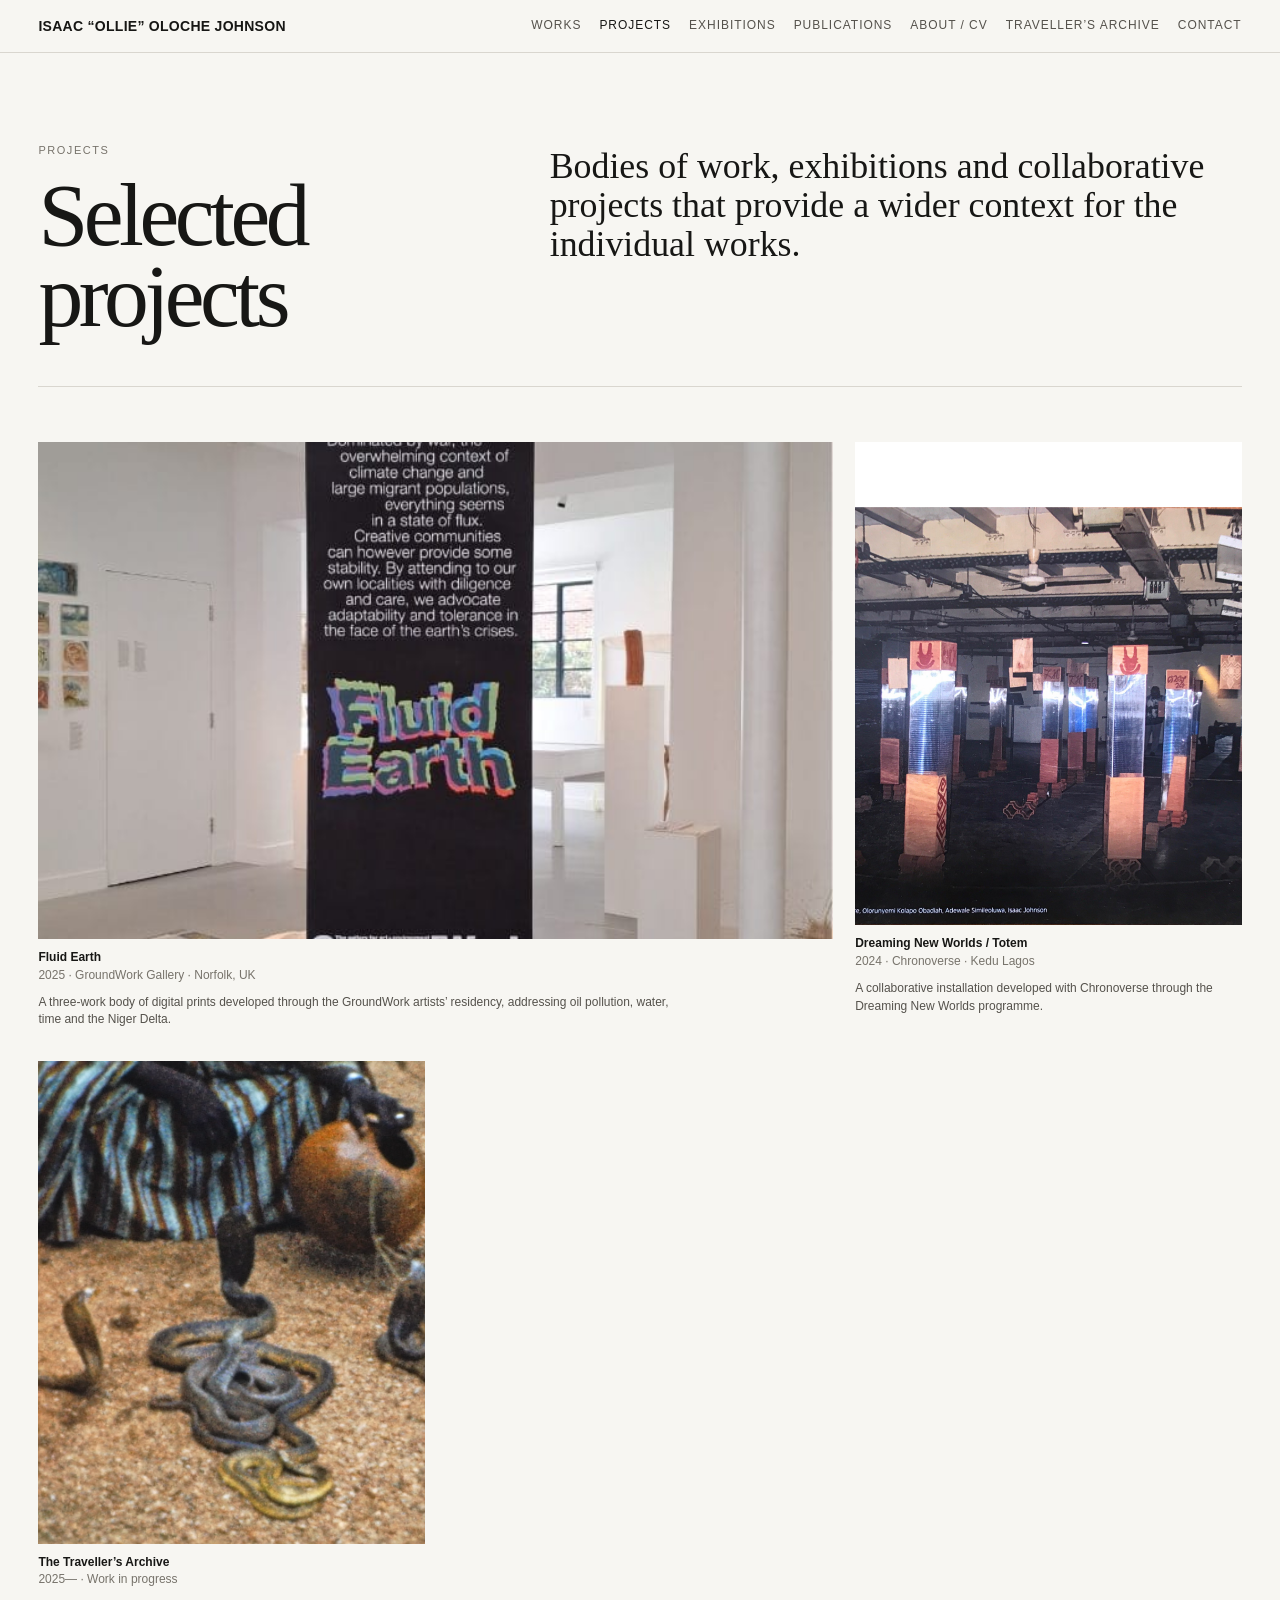
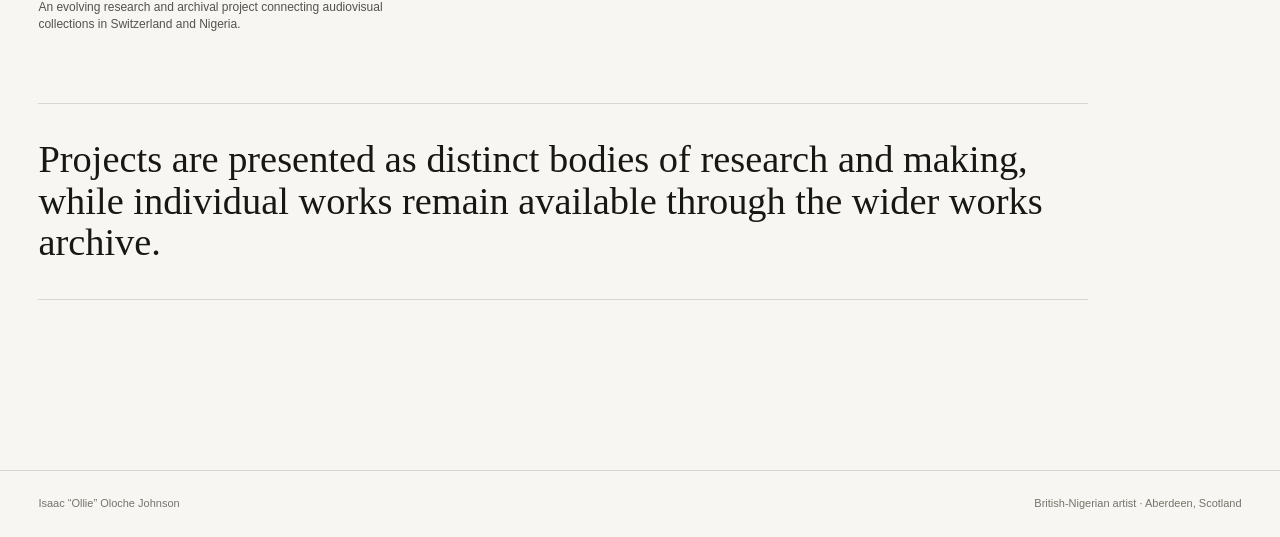
<file: projects.html>
<!doctype html>
<html lang="en"><head>
<meta charset="utf-8"><meta name="viewport" content="width=device-width,initial-scale=1">
<title>Projects — Isaac “Ollie” Oloche Johnson</title>
<meta name="description" content="Projects by British-Nigerian artist Isaac “Ollie” Oloche Johnson.">
<link rel="stylesheet" href="assets/css/site.css">
</head><body>
<header class="site-header"><nav class="nav">
<a class="brand" href="index.html">ISAAC “OLLIE” OLOCHE JOHNSON</a>
<div class="menu">
<a href="index.html">Works</a><a href="projects.html" class="active">Projects</a><a href="exhibitions.html">Exhibitions</a>
<a href="publications.html">Publications</a><a href="about.html">About / CV</a><a href="travellers-archive.html">Traveller’s Archive</a><a href="contact.html">Contact</a>
</div></nav></header><main>

<section class="page-hero">
<div><p class="kicker">Projects</p><h1>Selected<br>projects</h1></div>
<p class="lead">Bodies of work, exhibitions and collaborative projects that provide a wider context for the individual works.</p>
</section>

<section class="work-grid" style="margin-top:55px">

<article class="work-card wide reveal">
<a href="fluid-earth.html"><img src="assets/images/fluid-earth-installation-1.jpg" alt="Fluid Earth installation view"></a>
<div class="meta"><strong>Fluid Earth</strong><br>
<span class="sub">2025 · GroundWork Gallery · Norfolk, UK</span>
<p style="max-width:650px;margin:10px 0 0;color:#55524c">A three-work body of digital prints developed through the GroundWork artists’ residency, addressing oil pollution, water, time and the Niger Delta.</p></div>
</article>

<article class="work-card reveal">
<a href="dreaming-new-worlds.html"><img src="assets/images/totem-3.jpg" alt="Totem installation by Chronoverse"></a>
<div class="meta"><strong>Dreaming New Worlds / Totem</strong><br>
<span class="sub">2024 · Chronoverse · Kedu Lagos</span>
<p style="margin:10px 0 0;color:#55524c">A collaborative installation developed with Chronoverse through the Dreaming New Worlds programme.</p></div>
</article>

<article class="work-card reveal">
<a href="travellers-archive.html"><img src="assets/images/archive-01.png" alt="The Traveller’s Archive development material"></a>
<div class="meta"><strong>The Traveller’s Archive</strong><br>
<span class="sub">2025— · Work in progress</span>
<p style="margin:10px 0 0;color:#55524c">An evolving research and archival project connecting audiovisual collections in Switzerland and Nigeria.</p></div>
</article>

</section>

<section class="quote reveal">
Projects are presented as distinct bodies of research and making, while individual works remain available through the wider works archive.
</section>

</main><footer class="footer"><span>Isaac “Ollie” Oloche Johnson</span><span>British-Nigerian artist · Aberdeen, Scotland</span></footer>
<div class="lightbox"><button class="close" aria-label="Close">×</button><img alt=""></div>
<script src="assets/js/site.js"></script></body></html>
</file>
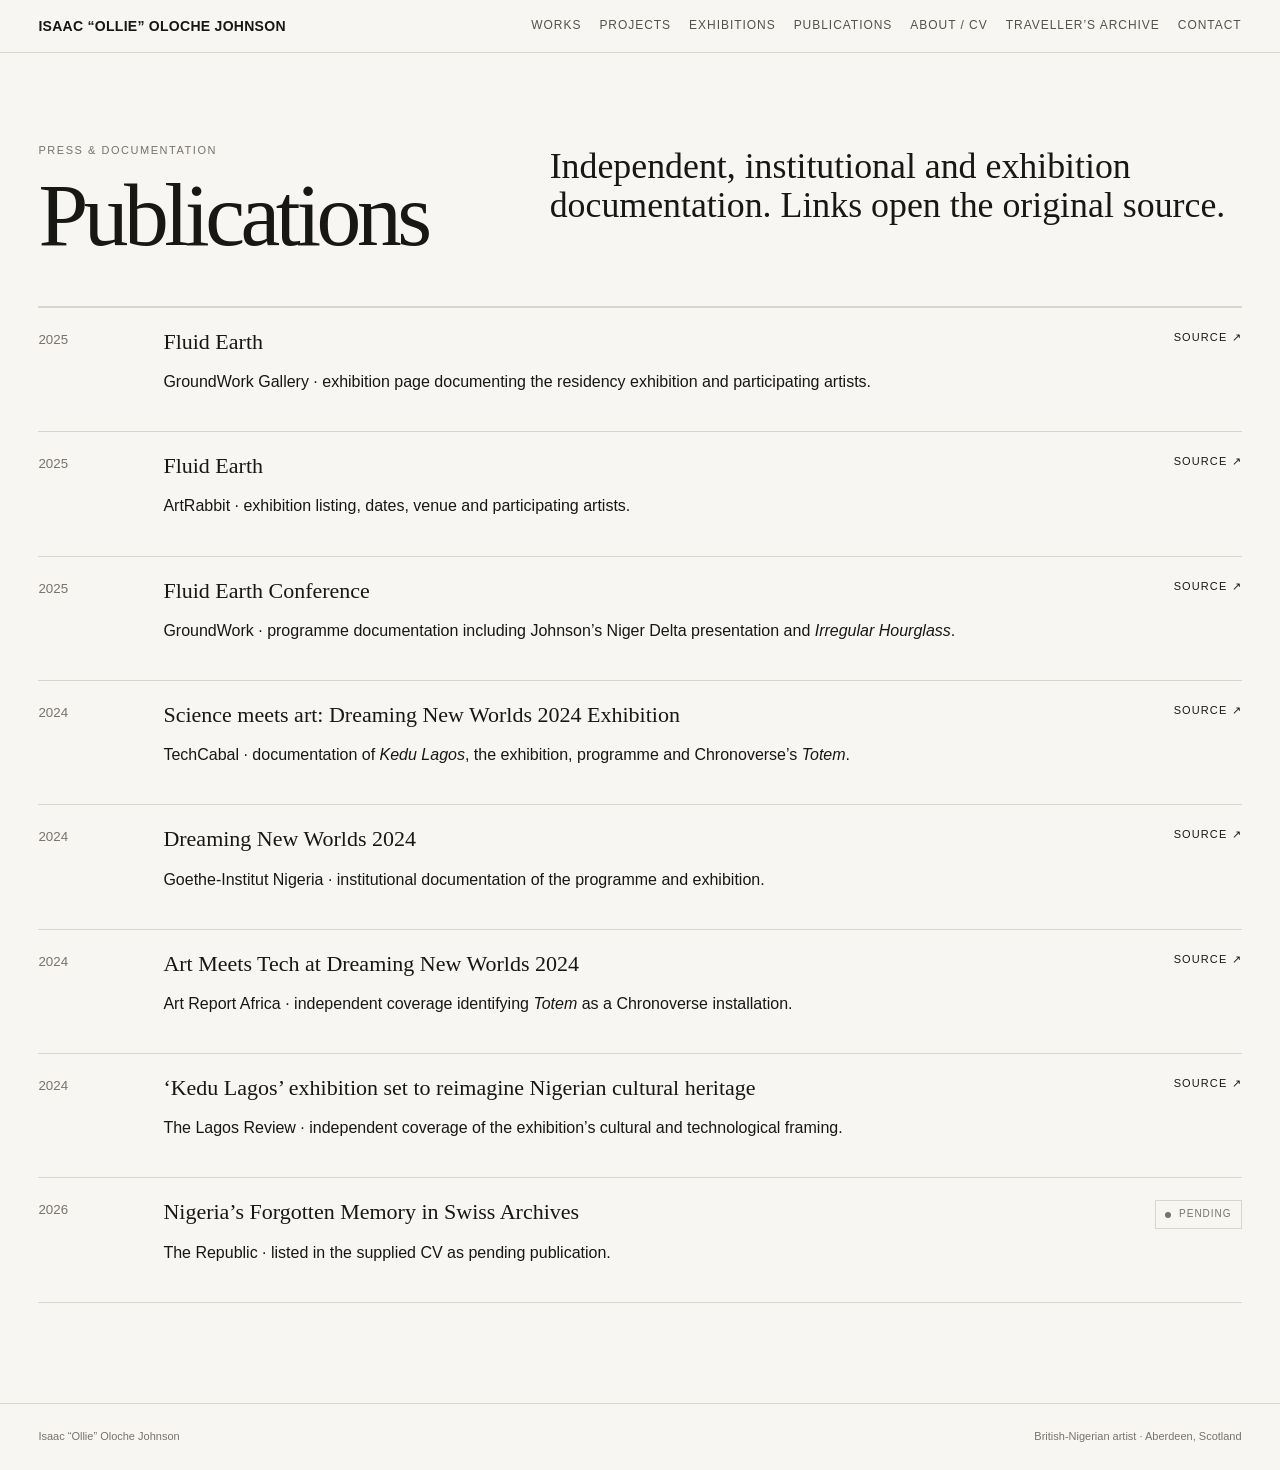
<file: publications.html>
<!doctype html>
<html lang="en"><head>
<meta charset="utf-8"><meta name="viewport" content="width=device-width,initial-scale=1">
<title>Publications / Press — Isaac “Ollie” Oloche Johnson</title>
<meta name="description" content="Selected publications and independent coverage relating to Isaac “Ollie” Oloche Johnson’s projects.">
<link rel="stylesheet" href="assets/css/site.css">
</head><body>
<header class="site-header"><nav class="nav">
<a class="brand" href="index.html">ISAAC “OLLIE” OLOCHE JOHNSON</a>
<div class="menu">
<a href="index.html">Works</a><a href="projects.html">Projects</a><a href="exhibitions.html">Exhibitions</a>
<a href="publications.html">Publications</a><a href="about.html">About / CV</a><a href="travellers-archive.html">Traveller’s Archive</a><a href="contact.html">Contact</a>
</div></nav></header><main><section class="page-hero"><div><p class="kicker">Press & documentation</p><h1>Publications</h1></div><p class="lead">Independent, institutional and exhibition documentation. Links open the original source.</p></section>
<section class="press-list">
<div class="press"><small>2025</small><div><h3>Fluid Earth</h3><p>GroundWork Gallery · exhibition page documenting the residency exhibition and participating artists.</p></div><a href="https://www.groundworkgallery.com/exhibition/fluid-earth/" target="_blank" rel="noopener">Source ↗</a></div>
<div class="press"><small>2025</small><div><h3>Fluid Earth</h3><p>ArtRabbit · exhibition listing, dates, venue and participating artists.</p></div><a href="https://www.artrabbit.com/events/fluid-earth" target="_blank" rel="noopener">Source ↗</a></div>
<div class="press"><small>2025</small><div><h3>Fluid Earth Conference</h3><p>GroundWork · programme documentation including Johnson’s Niger Delta presentation and <em>Irregular Hourglass</em>.</p></div><a href="https://www.groundworkgallery.com/events/fluid-earth-conference-friday-21-november/" target="_blank" rel="noopener">Source ↗</a></div>
<div class="press"><small>2024</small><div><h3>Science meets art: Dreaming New Worlds 2024 Exhibition</h3><p>TechCabal · documentation of <em>Kedu Lagos</em>, the exhibition, programme and Chronoverse’s <em>Totem</em>.</p></div><a href="https://techcabal.com/2024/10/25/dream-new-worlds-2024/" target="_blank" rel="noopener">Source ↗</a></div>
<div class="press"><small>2024</small><div><h3>Dreaming New Worlds 2024</h3><p>Goethe-Institut Nigeria · institutional documentation of the programme and exhibition.</p></div><a href="https://www.goethe.de/ins/ng/en/kul/sup/co9/dnw.html" target="_blank" rel="noopener">Source ↗</a></div>
<div class="press"><small>2024</small><div><h3>Art Meets Tech at Dreaming New Worlds 2024</h3><p>Art Report Africa · independent coverage identifying <em>Totem</em> as a Chronoverse installation.</p></div><a href="https://www.artreport.africa/post/art-meets-tech-at-dreaming-new-worlds-2024" target="_blank" rel="noopener">Source ↗</a></div>
<div class="press"><small>2024</small><div><h3>‘Kedu Lagos’ exhibition set to reimagine Nigerian cultural heritage</h3><p>The Lagos Review · independent coverage of the exhibition’s cultural and technological framing.</p></div><a href="https://thelagosreview.ng/kedu-lagos-exhibition-set-to-reimagine-nigerian-cultural-heritage/" target="_blank" rel="noopener">Source ↗</a></div>
<div class="press"><small>2026</small><div><h3>Nigeria’s Forgotten Memory in Swiss Archives</h3><p>The Republic · listed in the supplied CV as pending publication.</p></div><span class="status">Pending</span></div>
</section></main><footer class="footer"><span>Isaac “Ollie” Oloche Johnson</span><span>British-Nigerian artist · Aberdeen, Scotland</span></footer>
<div class="lightbox"><button class="close" aria-label="Close">×</button><img alt=""></div>
<script src="assets/js/site.js"></script></body></html>
</file>
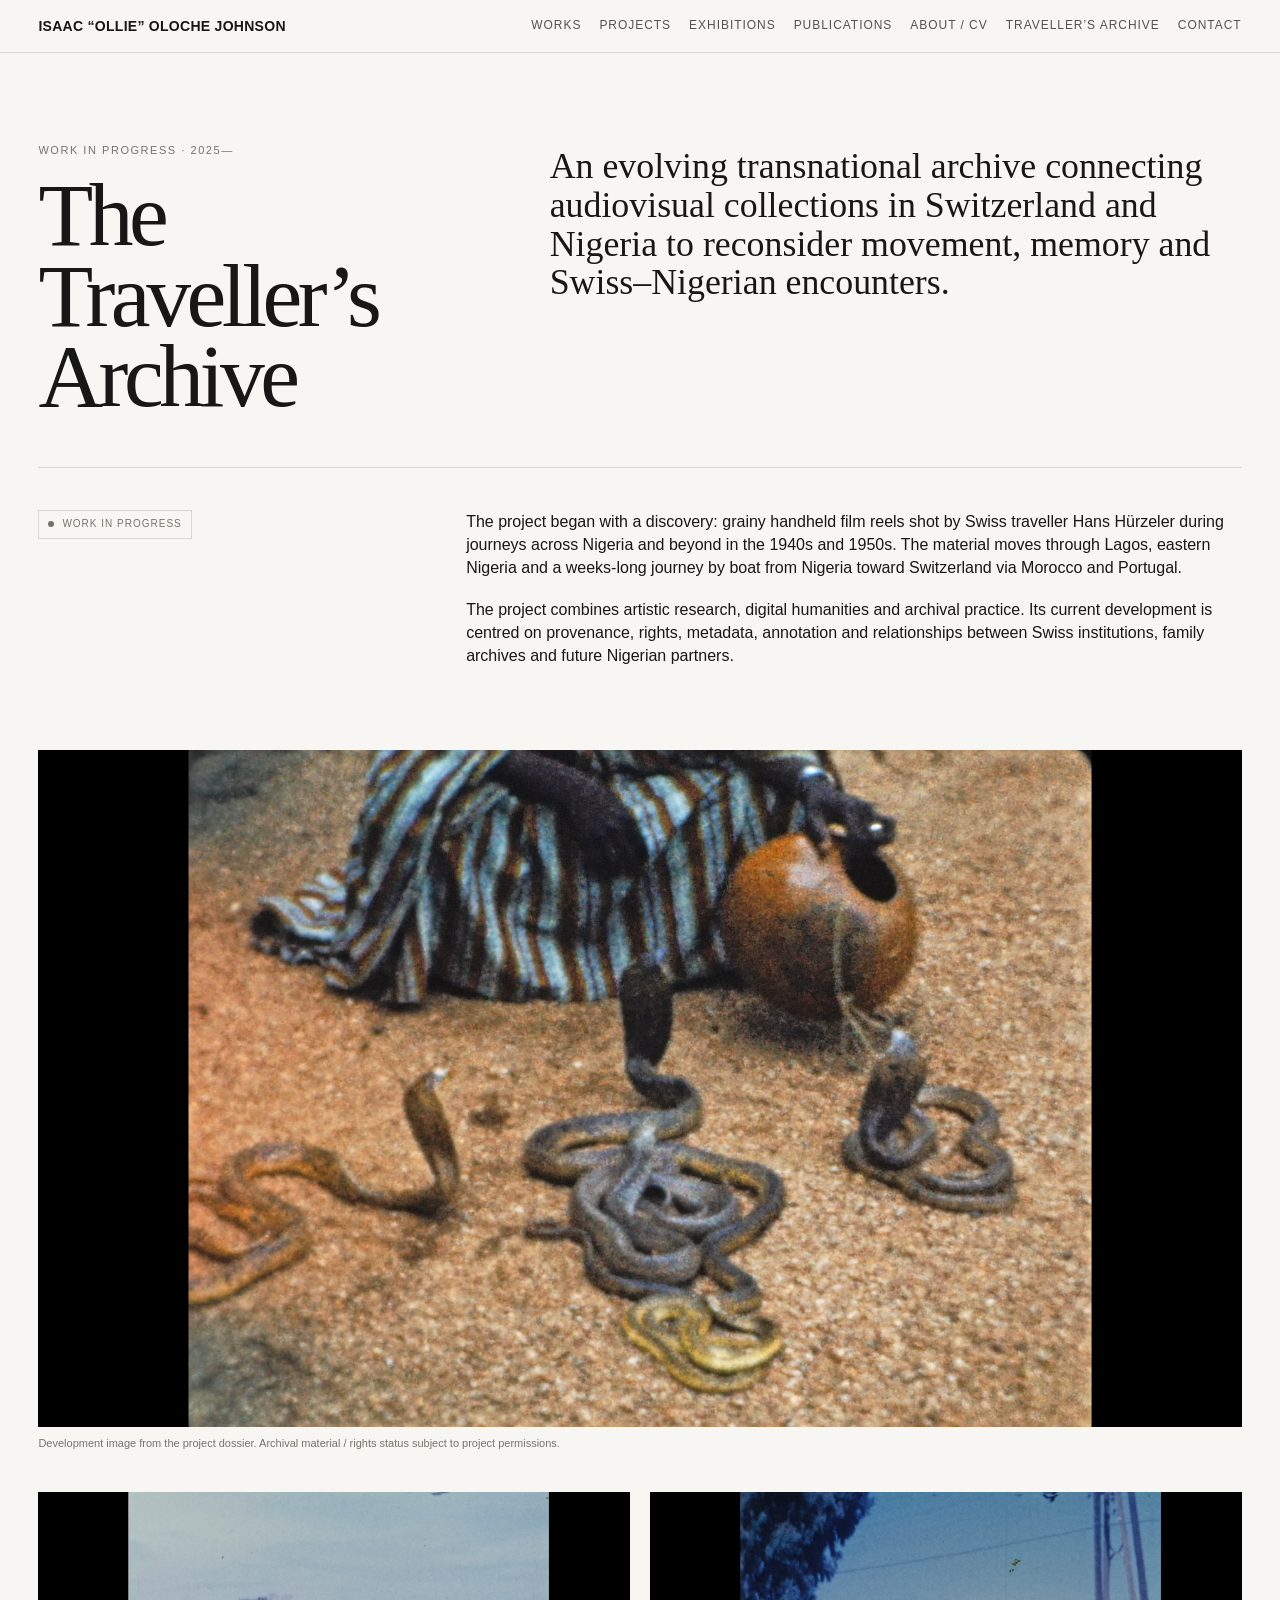
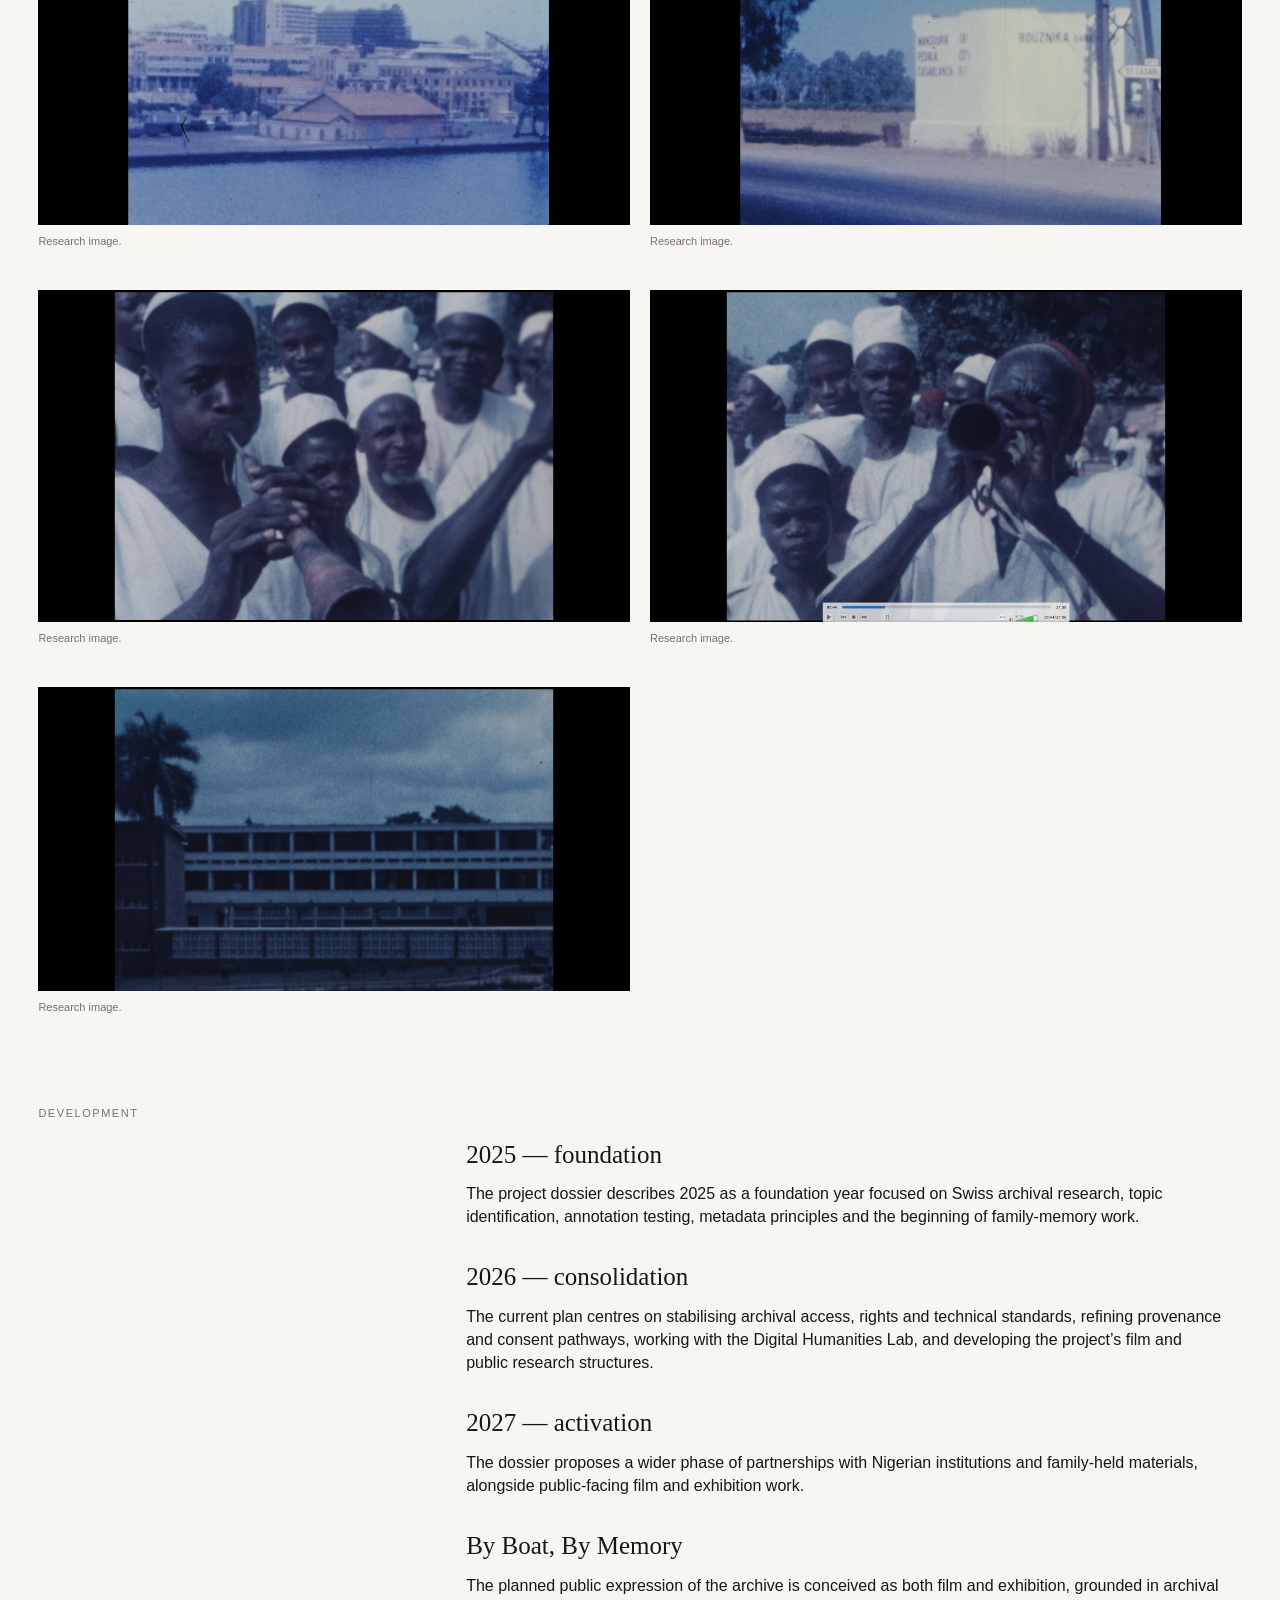
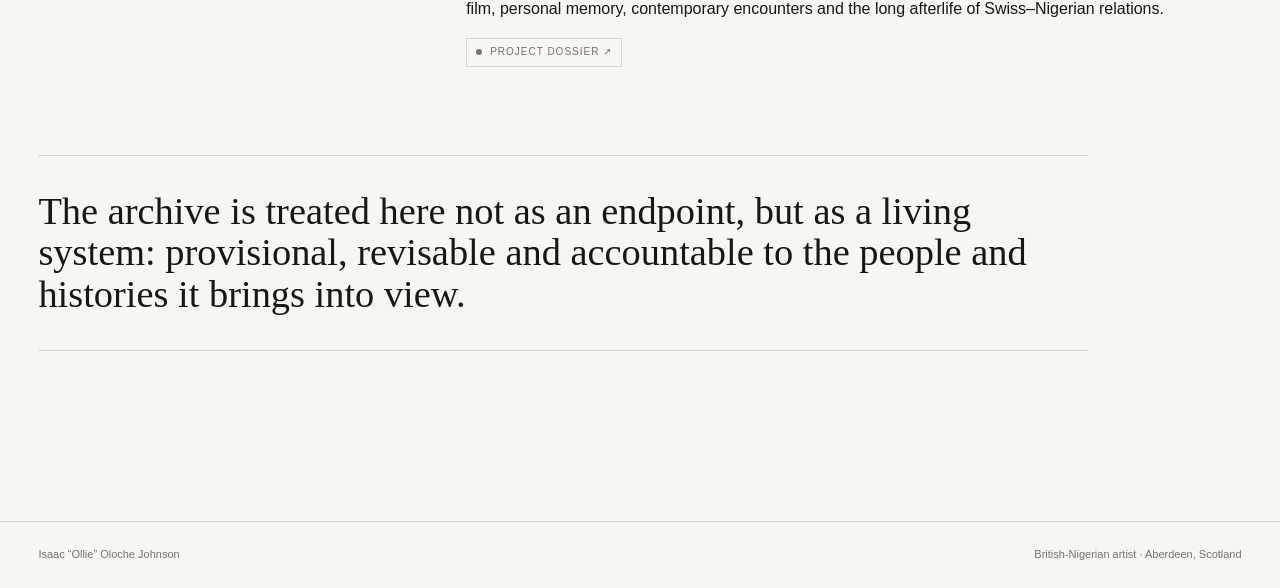
<file: travellers-archive.html>
<!doctype html>
<html lang="en"><head>
<meta charset="utf-8"><meta name="viewport" content="width=device-width,initial-scale=1">
<title>The Traveller’s Archive — Isaac “Ollie” Oloche Johnson</title>
<meta name="description" content="The Traveller’s Archive — a work in progress by Isaac “Ollie” Oloche Johnson.">
<link rel="stylesheet" href="assets/css/site.css">
</head><body>
<header class="site-header"><nav class="nav">
<a class="brand" href="index.html">ISAAC “OLLIE” OLOCHE JOHNSON</a>
<div class="menu">
<a href="index.html">Works</a><a href="projects.html">Projects</a><a href="exhibitions.html">Exhibitions</a>
<a href="publications.html">Publications</a><a href="about.html">About / CV</a><a href="travellers-archive.html">Traveller’s Archive</a><a href="contact.html">Contact</a>
</div></nav></header><main><section class="page-hero"><div><p class="kicker">Work in progress · 2025—</p><h1>The<br>Traveller’s<br>Archive</h1></div>
<p class="lead">An evolving transnational archive connecting audiovisual collections in Switzerland and Nigeria to reconsider movement, memory and Swiss–Nigerian encounters.</p></section>
<section class="project-intro"><div><span class="status">Work in progress</span></div><div class="text">
<p>The project began with a discovery: grainy handheld film reels shot by Swiss traveller Hans Hürzeler during journeys across Nigeria and beyond in the 1940s and 1950s. The material moves through Lagos, eastern Nigeria and a weeks-long journey by boat from Nigeria toward Switzerland via Morocco and Portugal.</p>
<p>The project combines artistic research, digital humanities and archival practice. Its current development is centred on provenance, rights, metadata, annotation and relationships between Swiss institutions, family archives and future Nigerian partners.</p></div></section>
<div class="project-gallery">
<figure class="large reveal"><img src="assets/images/archive-01.png" alt="Archival film still used in Traveller’s Archive research"><figcaption>Development image from the project dossier. Archival material / rights status subject to project permissions.</figcaption></figure>
<figure class="reveal"><img src="assets/images/archive-02.png" alt="Archival film still"><figcaption>Research image.</figcaption></figure>
<figure class="reveal"><img src="assets/images/archive-03.png" alt="Archival film still"><figcaption>Research image.</figcaption></figure>
<figure class="reveal"><img src="assets/images/archive-04.png" alt="Archival film still"><figcaption>Research image.</figcaption></figure>
<figure class="reveal"><img src="assets/images/archive-05.png" alt="Archival film still"><figcaption>Research image.</figcaption></figure>
<figure class="reveal"><img src="assets/images/archive-06.png" alt="Archival film still"><figcaption>Research image.</figcaption></figure>
</div>
<section class="two-col"><div><p class="kicker">Development</p></div><div class="text">
<h3>2025 — foundation</h3><p>The project dossier describes 2025 as a foundation year focused on Swiss archival research, topic identification, annotation testing, metadata principles and the beginning of family-memory work.</p>
<h3>2026 — consolidation</h3><p>The current plan centres on stabilising archival access, rights and technical standards, refining provenance and consent pathways, working with the Digital Humanities Lab, and developing the project’s film and public research structures.</p>
<h3>2027 — activation</h3><p>The dossier proposes a wider phase of partnerships with Nigerian institutions and family-held materials, alongside public-facing film and exhibition work.</p>
<h3>By Boat, By Memory</h3><p>The planned public expression of the archive is conceived as both film and exhibition, grounded in archival film, personal memory, contemporary encounters and the long afterlife of Swiss–Nigerian relations.</p>
<p><a class="status" href="assets/docs/Travellers-Archive-Info.pdf" target="_blank">Project dossier ↗</a></p>
</div></section>
<section class="quote reveal">The archive is treated here not as an endpoint, but as a living system: provisional, revisable and accountable to the people and histories it brings into view.</section>
</main><footer class="footer"><span>Isaac “Ollie” Oloche Johnson</span><span>British-Nigerian artist · Aberdeen, Scotland</span></footer>
<div class="lightbox"><button class="close" aria-label="Close">×</button><img alt=""></div>
<script src="assets/js/site.js"></script></body></html>
</file>
<file: assets/css/site.css>
:root{
  --bg:#f7f6f2; --paper:#fbfaf7; --ink:#171715; --muted:#77736b;
  --line:#d9d6cf; --accent:#9d160f; --max:1480px; --pad:clamp(18px,3vw,48px);
}
*{box-sizing:border-box}
html{scroll-behavior:smooth}
body{margin:0;background:var(--bg);color:var(--ink);font-family:Arial,Helvetica,sans-serif;line-height:1.45}
a{color:inherit;text-decoration:none}
img{display:block;max-width:100%}
.site-header{position:sticky;top:0;z-index:50;background:rgba(247,246,242,.94);backdrop-filter:blur(12px);border-bottom:1px solid var(--line)}
.nav{max-width:var(--max);margin:auto;padding:16px var(--pad);display:flex;align-items:center;justify-content:space-between;gap:24px}
.brand{font-size:14px;letter-spacing:.02em;font-weight:700;white-space:nowrap}
.menu{display:flex;flex-wrap:wrap;justify-content:flex-end;gap:18px;font-size:12px;text-transform:uppercase;letter-spacing:.08em}
.menu a{color:#55524c}.menu a:hover,.menu a.active{color:var(--ink)}
main{max-width:var(--max);margin:auto;padding:0 var(--pad) 100px}
.hero{min-height:72vh;display:grid;grid-template-columns:1.2fr .8fr;gap:8vw;align-items:end;padding:12vh 0 7vh}
.hero h1{font:400 clamp(54px,9vw,150px)/.88 Georgia,"Times New Roman",serif;letter-spacing:-.055em;margin:0}
.hero-note{max-width:430px;margin-bottom:8px;font-size:15px;color:#4f4c47}
.kicker{font-size:11px;text-transform:uppercase;letter-spacing:.14em;color:var(--muted);margin:0 0 16px}
.intro{display:grid;grid-template-columns:1fr 2fr;gap:40px;padding:36px 0;border-top:1px solid var(--line)}
.intro p{font:400 clamp(24px,3.2vw,48px)/1.05 Georgia,serif;letter-spacing:-.025em;margin:0;max-width:1000px}
.section-head{display:flex;justify-content:space-between;align-items:baseline;gap:20px;margin:100px 0 26px;border-bottom:1px solid var(--line);padding-bottom:12px}
.section-head h2{font:400 28px/1 Georgia,serif;margin:0}
.section-head span{font-size:11px;text-transform:uppercase;letter-spacing:.12em;color:var(--muted)}
.work-grid{display:grid;grid-template-columns:repeat(12,1fr);gap:32px 22px}
.work-card{grid-column:span 4}
.work-card.wide{grid-column:span 8}
.work-card.tall{grid-column:span 5}
.work-card img{width:100%;aspect-ratio:4/5;object-fit:cover;background:#e8e6df;transition:transform .6s cubic-bezier(.2,.7,.2,1)}
.work-card.wide img{aspect-ratio:16/10}.work-card.tall img{aspect-ratio:3/4}
.work-card a{display:block;overflow:hidden}.work-card:hover img{transform:scale(1.018)}
.meta{padding-top:10px;font-size:12px}.meta strong{font-weight:600}.meta .sub{color:var(--muted)}
.page-hero{padding:90px 0 50px;display:grid;grid-template-columns:1fr 1.5fr;gap:50px;border-bottom:1px solid var(--line)}
.page-hero h1{font:400 clamp(48px,7vw,105px)/.9 Georgia,serif;letter-spacing:-.05em;margin:0}
.page-hero .lead{font:400 clamp(22px,2.8vw,38px)/1.08 Georgia,serif;max-width:850px;margin:4px 0 0}
.project-intro{display:grid;grid-template-columns:1fr 2fr;gap:40px;padding:42px 0 20px}
.project-intro p{font-size:17px;max-width:760px;margin:0}
.project-gallery{display:grid;grid-template-columns:repeat(12,1fr);gap:20px;margin-top:45px}
.project-gallery figure{margin:0;grid-column:span 6}.project-gallery figure.large{grid-column:span 12}
.project-gallery img{width:100%;max-height:80vh;object-fit:cover}
figcaption{font-size:11px;color:var(--muted);padding:9px 0 20px}
.two-col{display:grid;grid-template-columns:1fr 2fr;gap:40px;padding-top:70px}
.two-col .text{max-width:760px}
.text p{font-size:16px;margin:0 0 18px}.text h3{font:400 25px/1.1 Georgia,serif;margin:35px 0 14px}
.timeline{border-top:1px solid var(--line)}
.timeline-item{display:grid;grid-template-columns:100px 1fr 1fr;gap:25px;padding:18px 0;border-bottom:1px solid var(--line);font-size:14px}
.timeline-item .year{font-weight:700}.timeline-item .place{color:var(--muted)}
.cv-grid{display:grid;grid-template-columns:1fr 2fr;gap:60px;padding-top:55px}
.cv-grid h2{font:400 28px/1 Georgia,serif;margin:0 0 20px}.cv-section{border-top:1px solid var(--line);padding:20px 0}.cv-row{display:grid;grid-template-columns:80px 1fr;gap:20px;padding:7px 0;font-size:14px}.cv-row .year{color:var(--muted)}
.press-list{border-top:1px solid var(--line)}.press{display:grid;grid-template-columns:100px 1fr auto;gap:25px;padding:22px 0;border-bottom:1px solid var(--line);align-items:start}.press small{color:var(--muted)}.press h3{font:400 22px/1.1 Georgia,serif;margin:0 0 6px}.press a{font-size:11px;text-transform:uppercase;letter-spacing:.1em}
.status{display:inline-flex;align-items:center;gap:8px;border:1px solid var(--line);padding:6px 9px;font-size:10px;text-transform:uppercase;letter-spacing:.1em;color:var(--muted)}
.status:before{content:"";width:6px;height:6px;border-radius:50%;background:currentColor}
.quote{margin:70px 0;padding:35px 0;border-top:1px solid var(--line);border-bottom:1px solid var(--line);font:400 clamp(25px,3vw,42px)/1.08 Georgia,serif;max-width:1050px}
.contact{min-height:68vh;display:grid;grid-template-columns:1fr 1fr;align-items:end;gap:50px;padding:90px 0}
.contact h1{font:400 clamp(58px,10vw,150px)/.84 Georgia,serif;letter-spacing:-.06em;margin:0}
.contact-info{font-size:15px}.contact-info p{margin:0 0 20px}.contact-info a{text-decoration:underline;text-decoration-thickness:1px;text-underline-offset:4px}
.footer{border-top:1px solid var(--line);padding:25px var(--pad);display:flex;justify-content:space-between;gap:20px;font-size:11px;color:var(--muted);max-width:100%}
.lightbox{position:fixed;inset:0;background:rgba(12,12,10,.94);display:none;align-items:center;justify-content:center;padding:30px;z-index:100}
.lightbox.open{display:flex}.lightbox img{max-width:94vw;max-height:90vh;object-fit:contain}.close{position:absolute;right:25px;top:18px;color:white;font-size:28px;background:none;border:0;cursor:pointer}
.reveal{opacity:0;transform:translateY(18px);transition:opacity .7s ease,transform .7s ease}.reveal.visible{opacity:1;transform:none}
@media(max-width:850px){
  .nav{align-items:flex-start}.menu{gap:10px 13px}
  .hero,.page-hero,.intro,.project-intro,.two-col,.cv-grid,.contact{grid-template-columns:1fr}
  .hero{min-height:62vh;padding-top:70px;gap:40px}.hero-note{max-width:600px}
  .work-card,.work-card.wide,.work-card.tall{grid-column:span 6}
  .project-gallery figure,.project-gallery figure.large{grid-column:span 12}
  .timeline-item{grid-template-columns:65px 1fr}.timeline-item .place{grid-column:2}
  .press{grid-template-columns:70px 1fr}.press>a{grid-column:2}
}
@media(max-width:560px){
  .menu{font-size:10px;max-width:250px}.brand{font-size:12px}
  main{padding-bottom:60px}.section-head{margin-top:70px}
  .work-card,.work-card.wide,.work-card.tall{grid-column:span 12}
  .footer{flex-direction:column}
}
</file>
